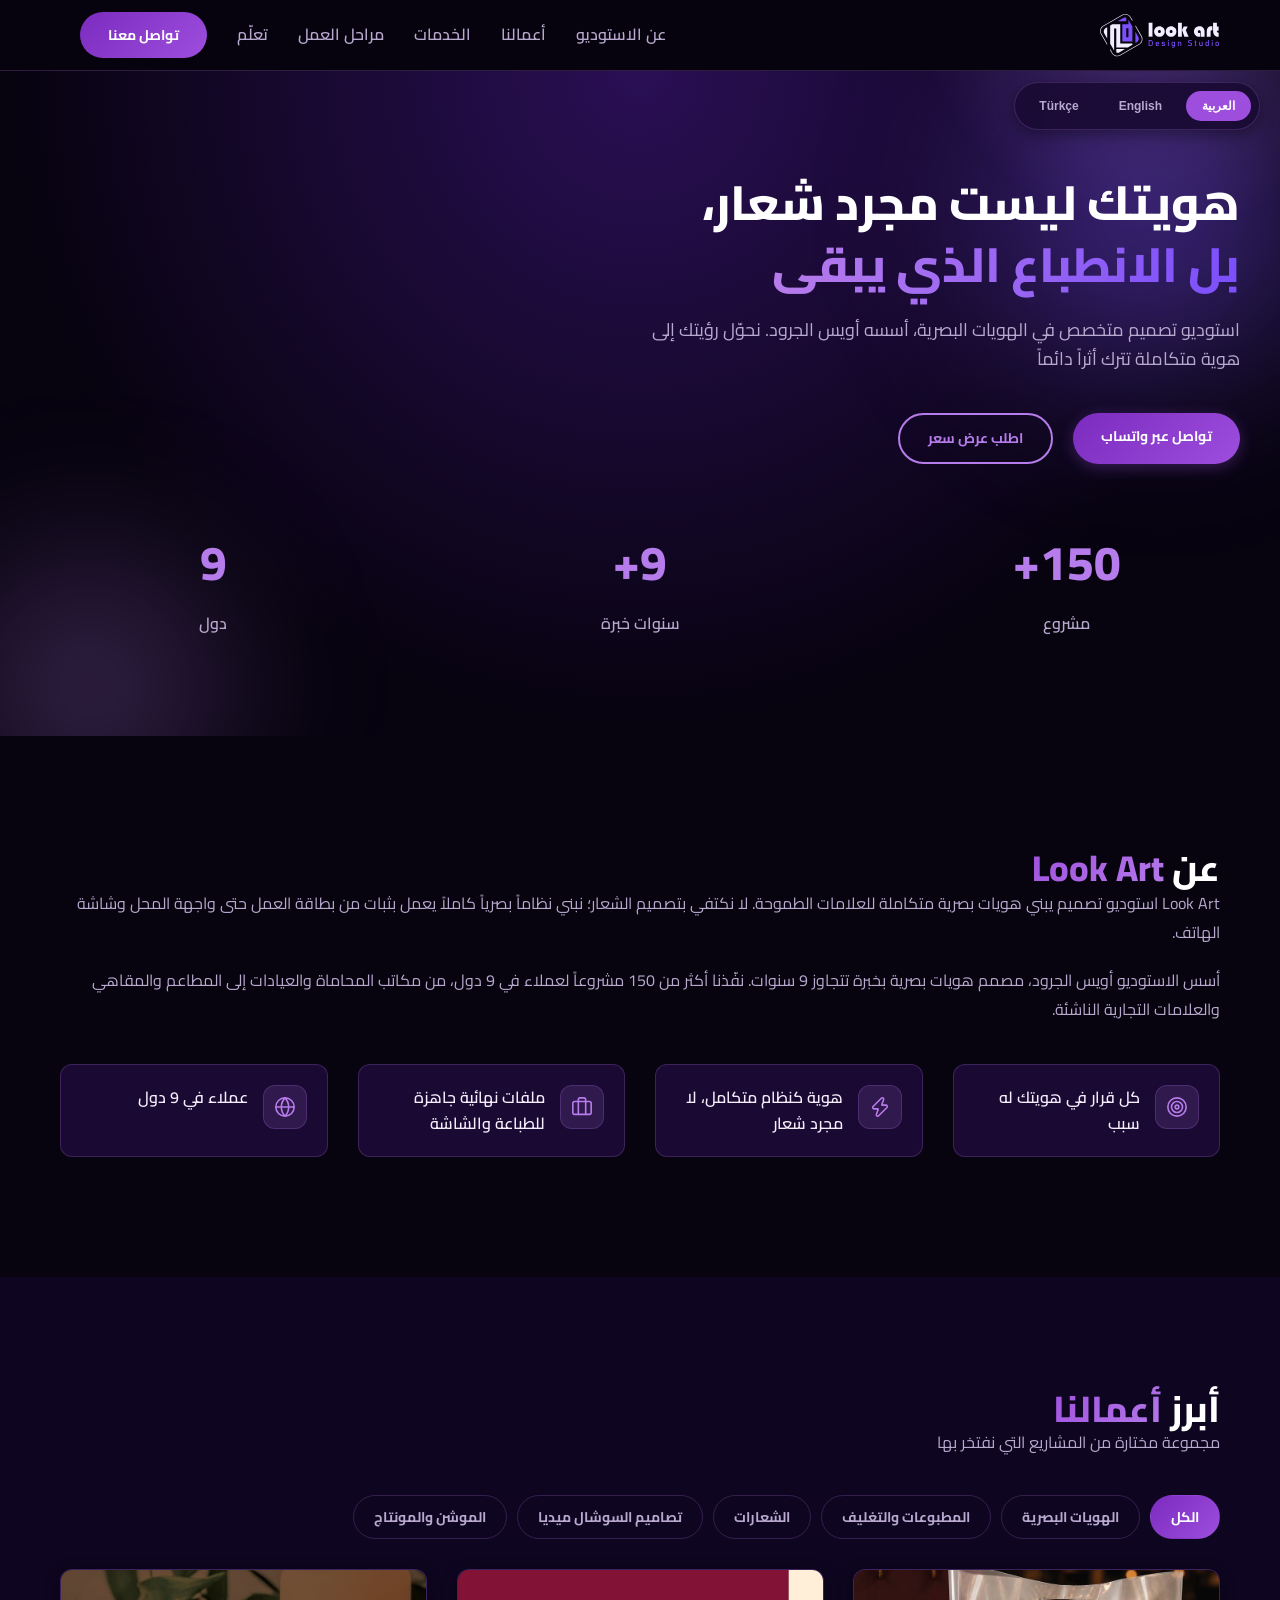
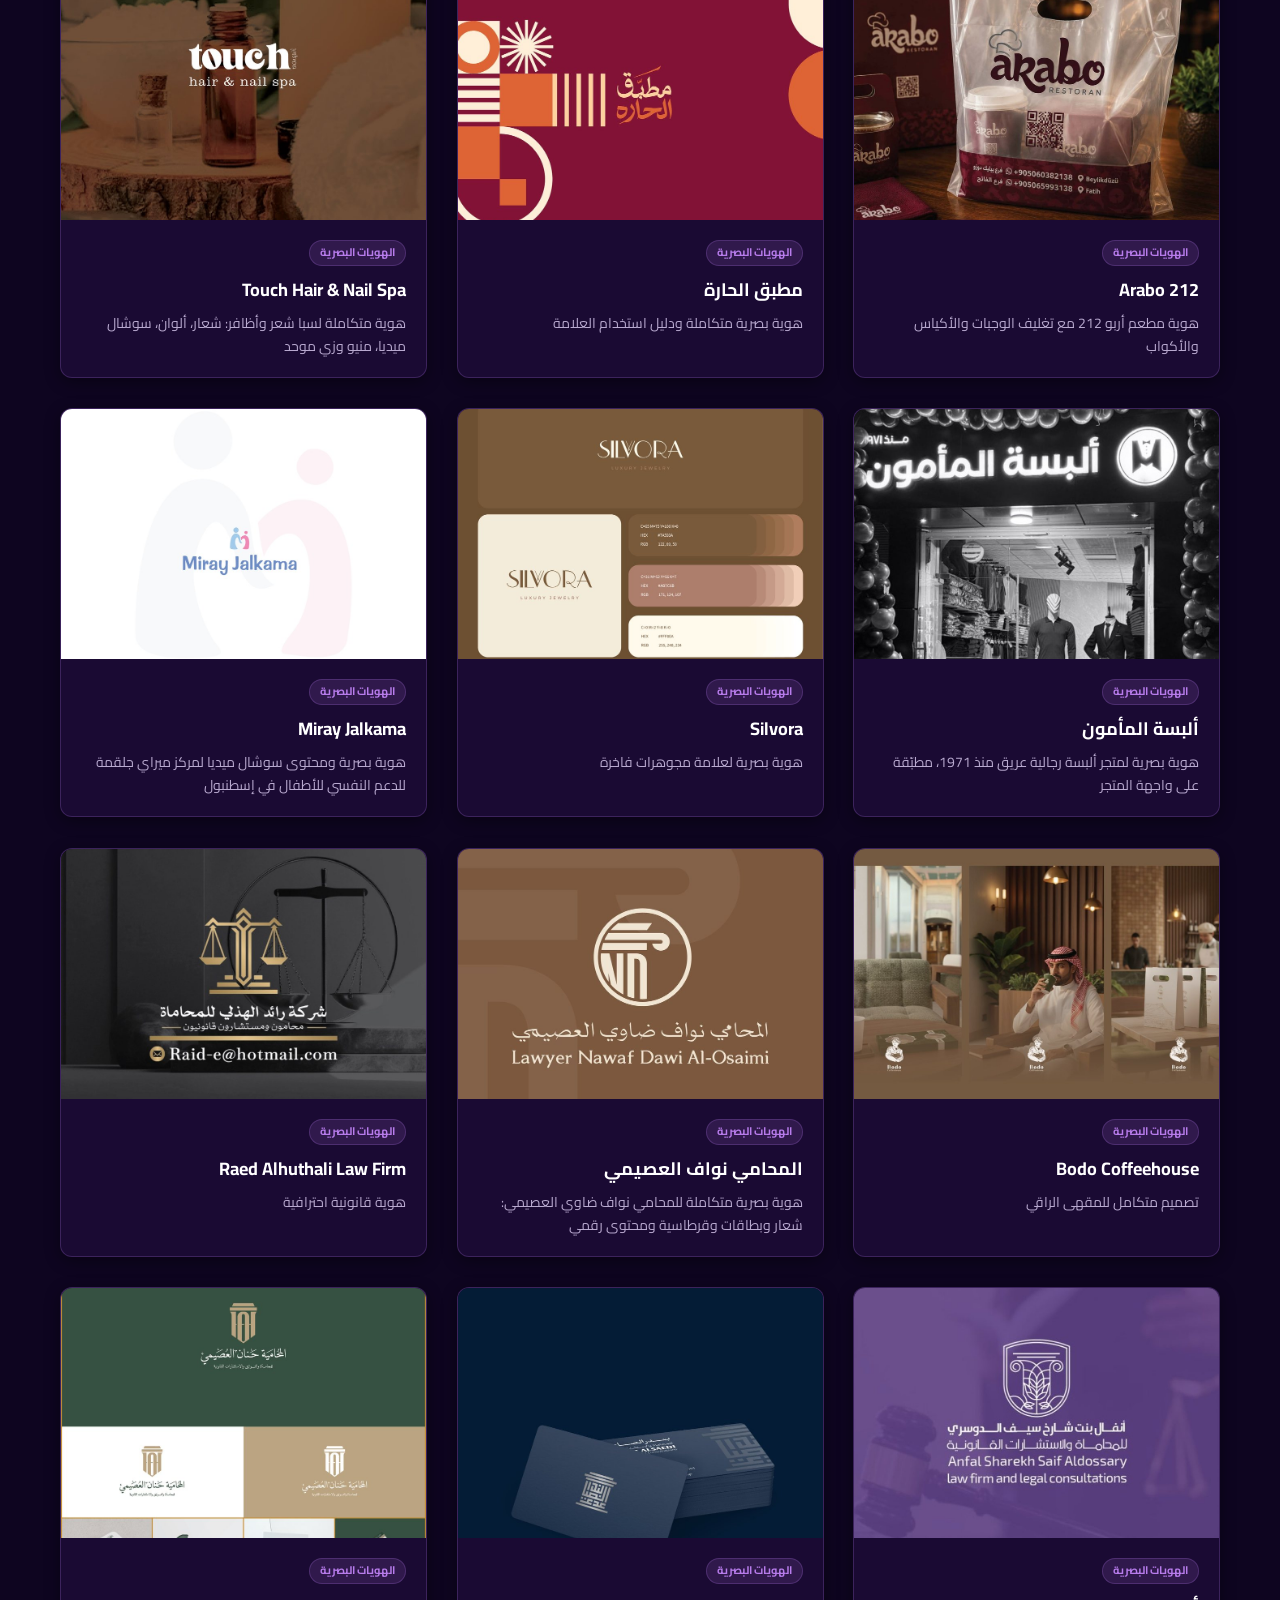
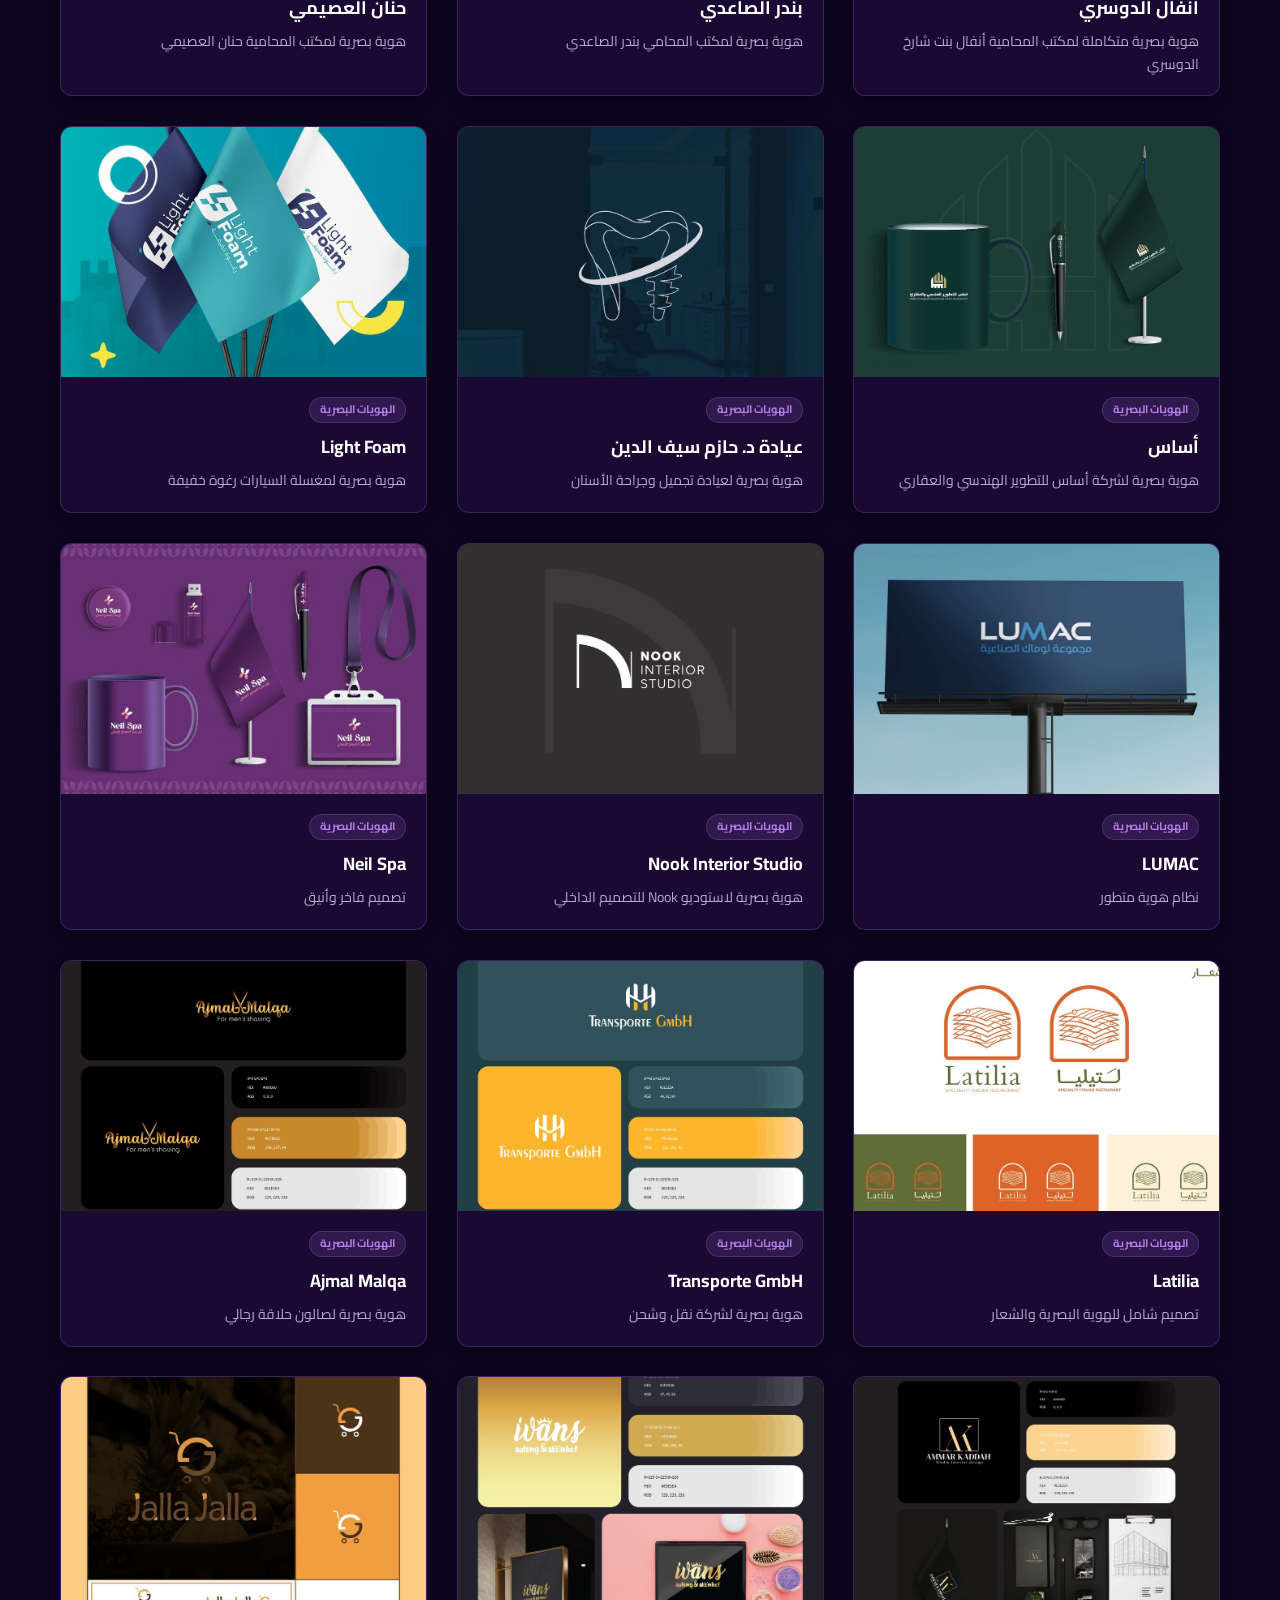
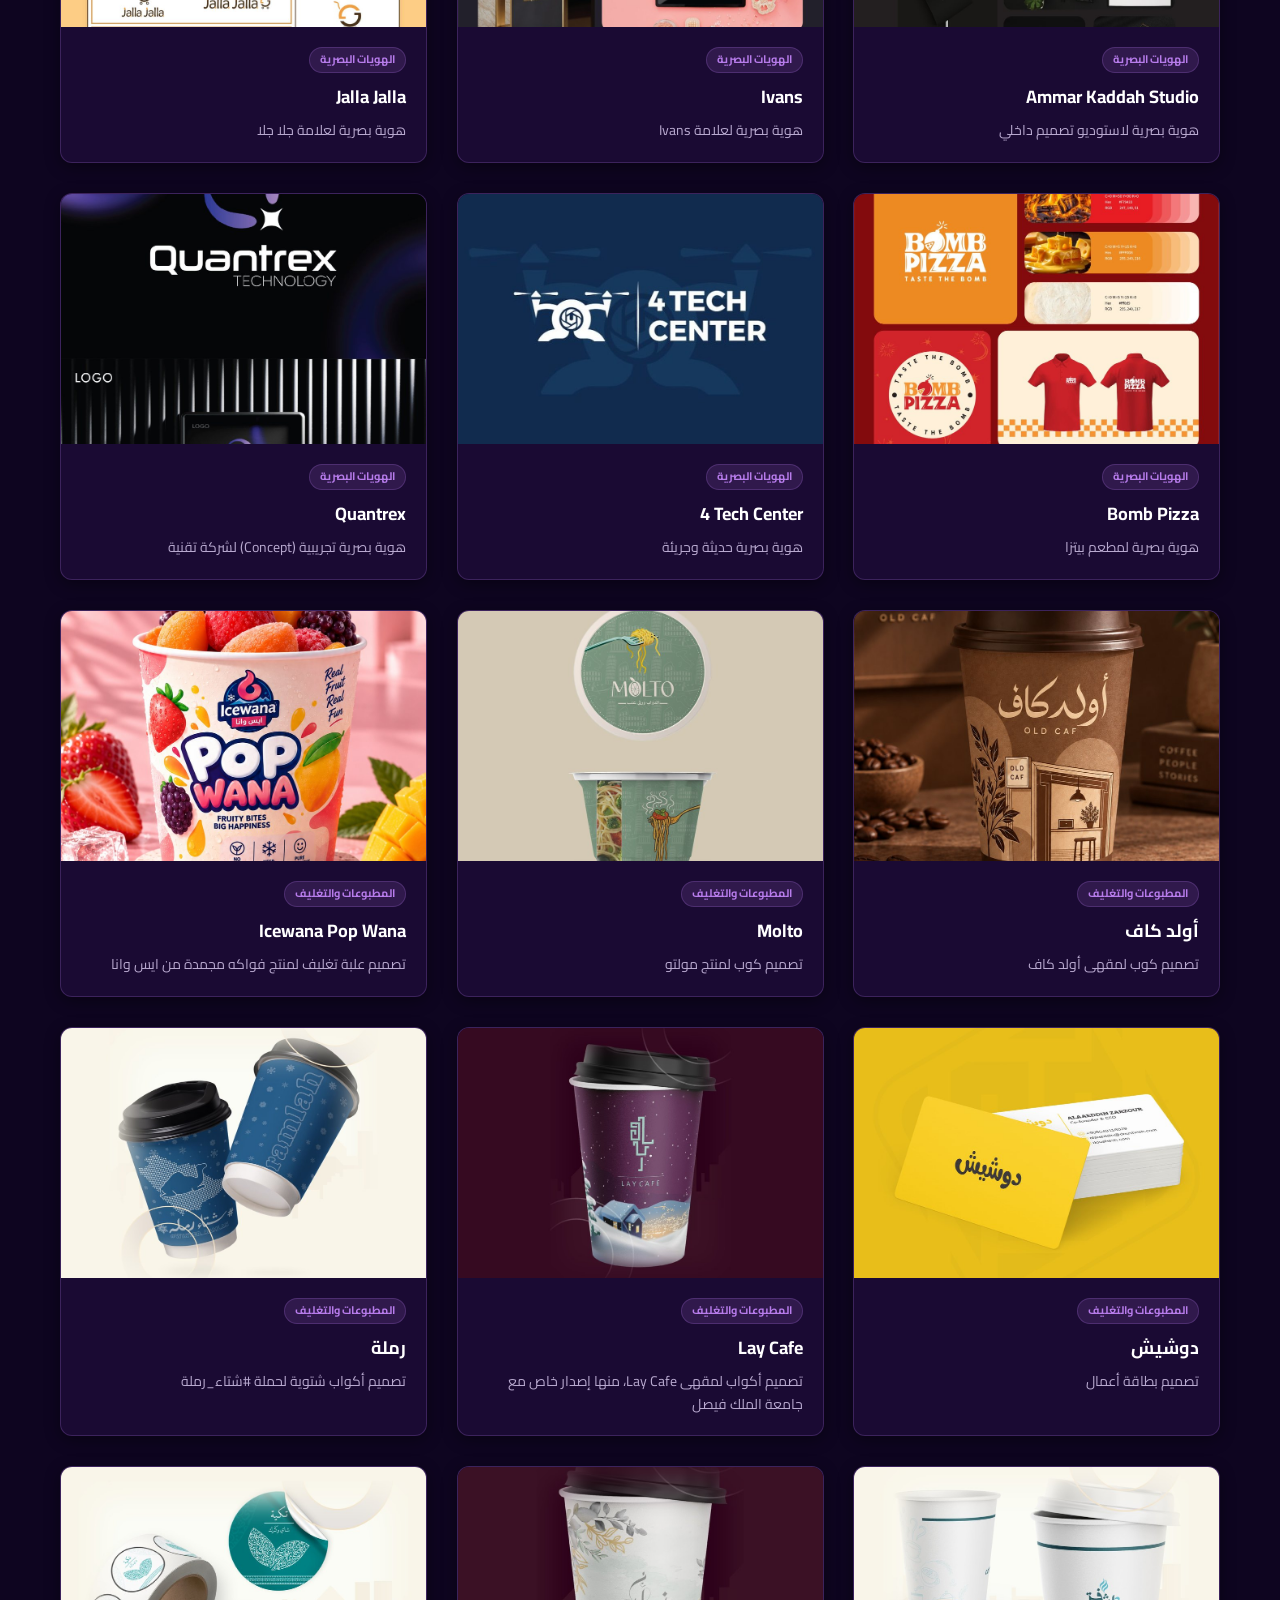
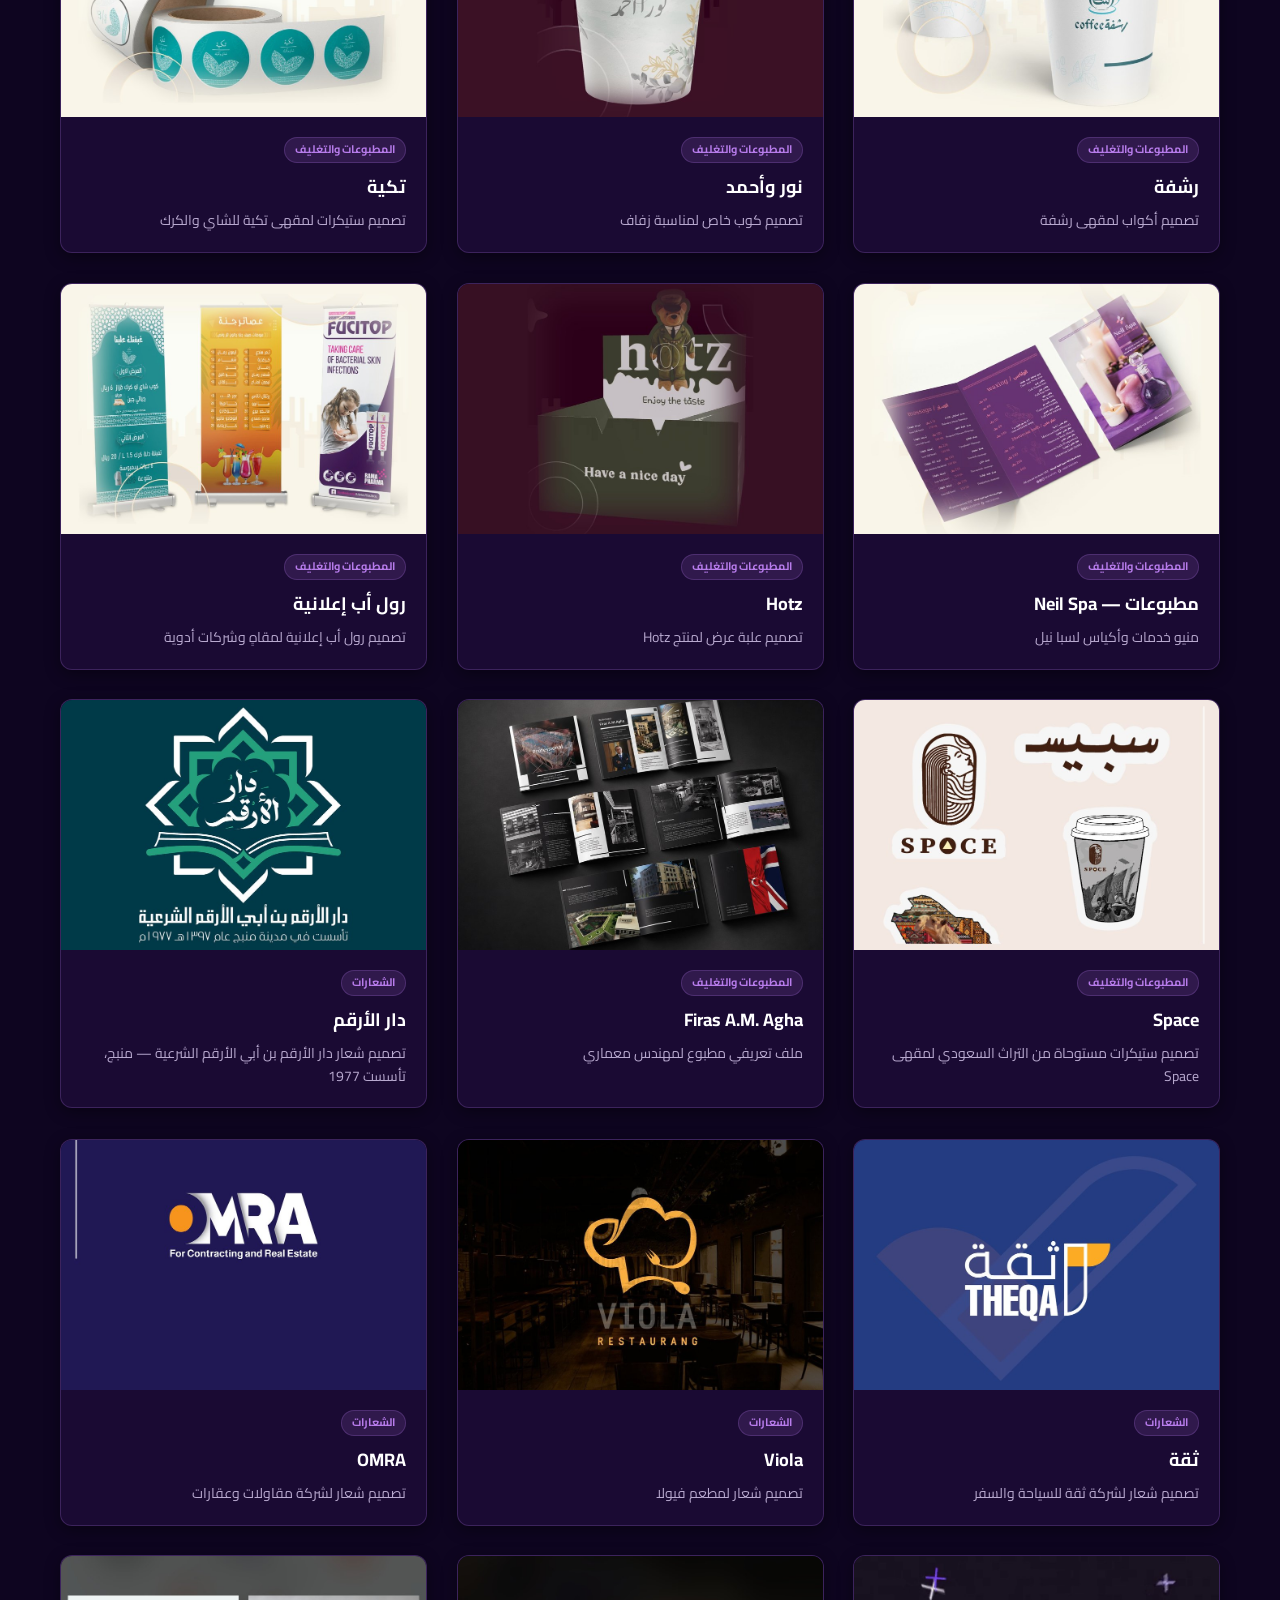
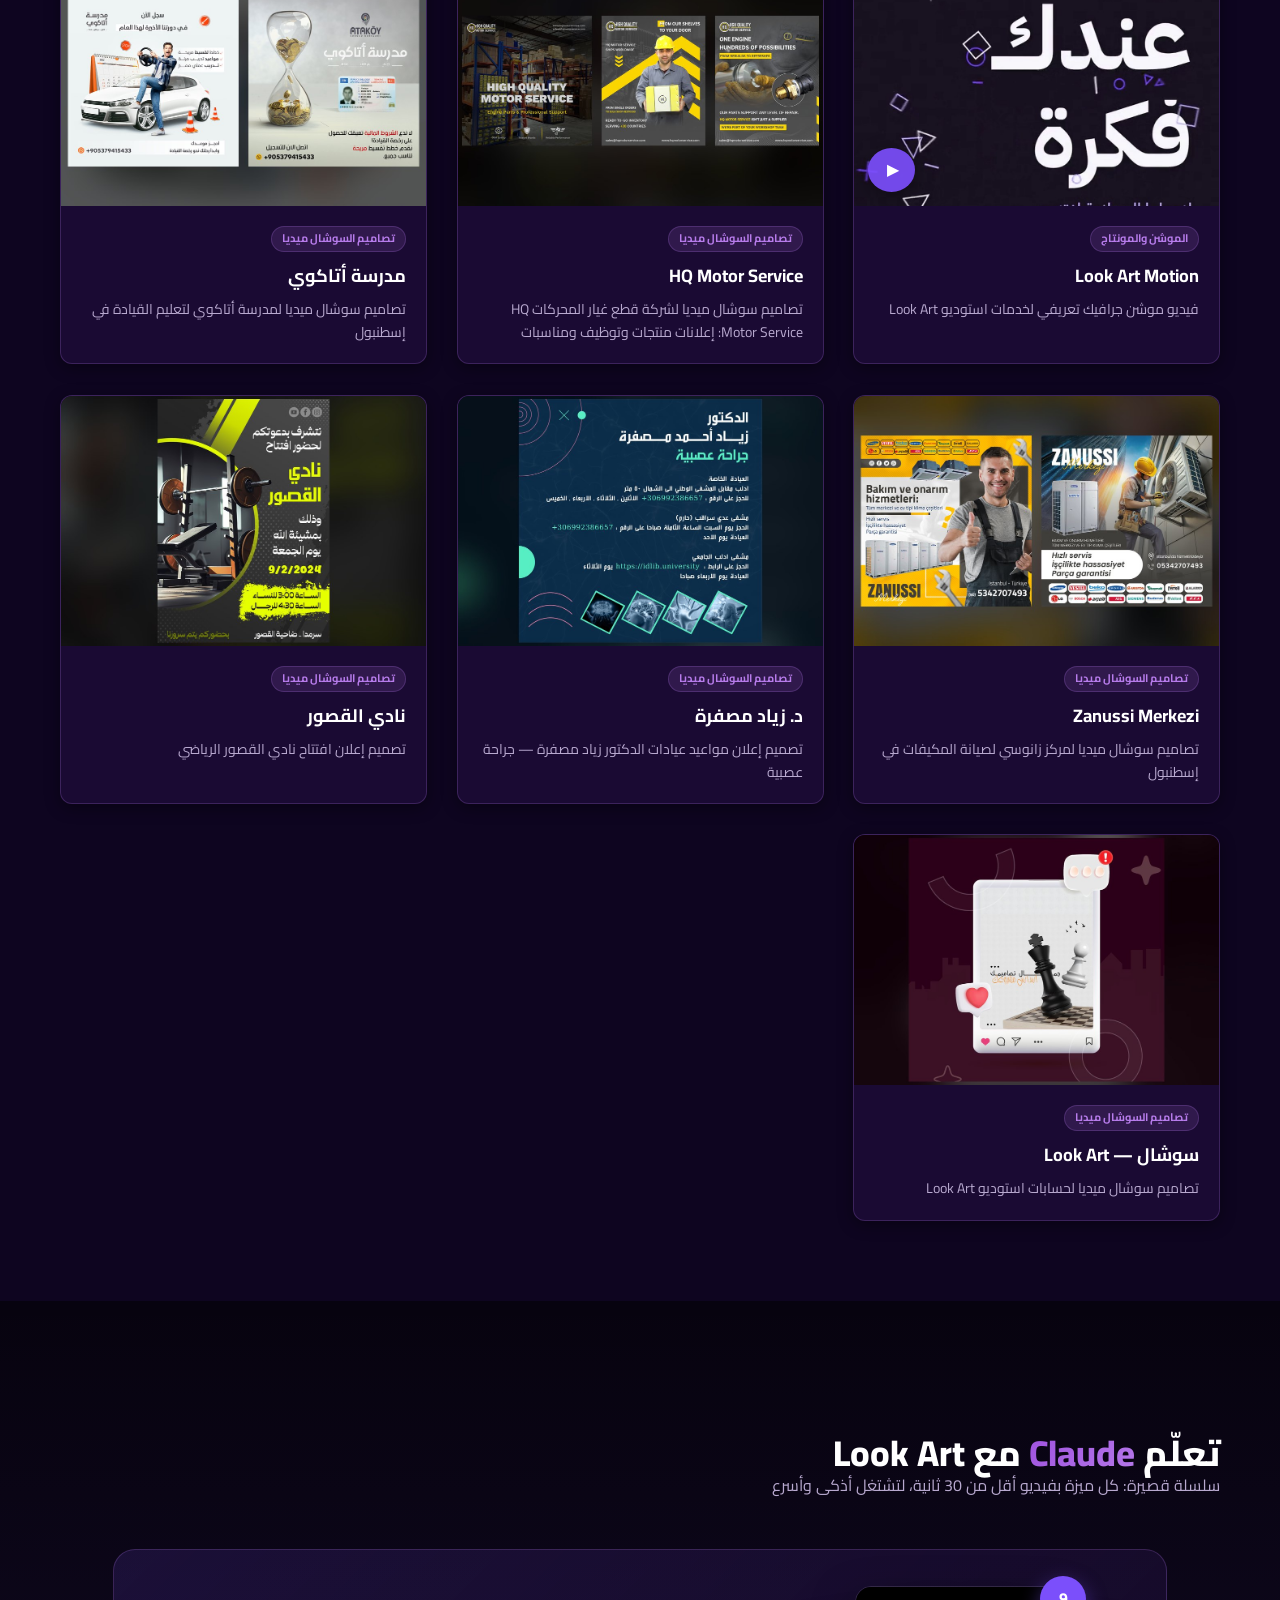
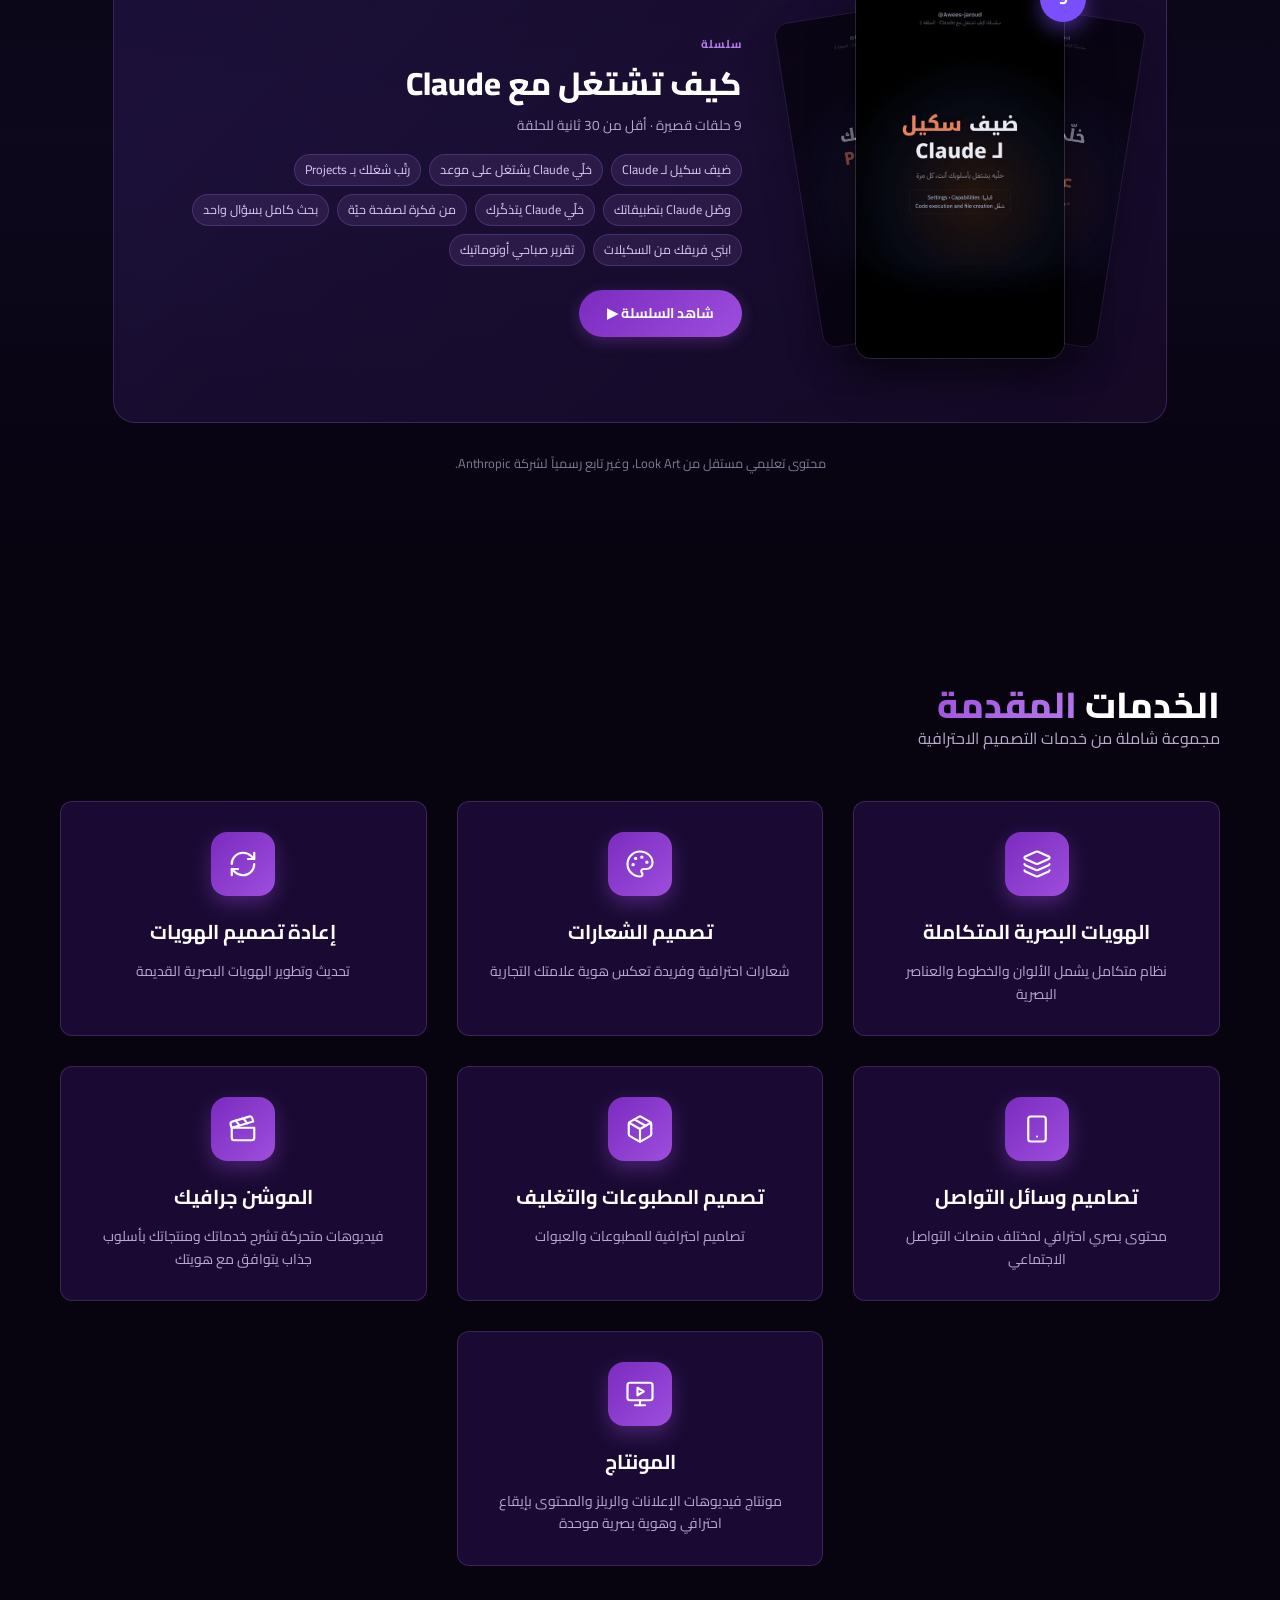
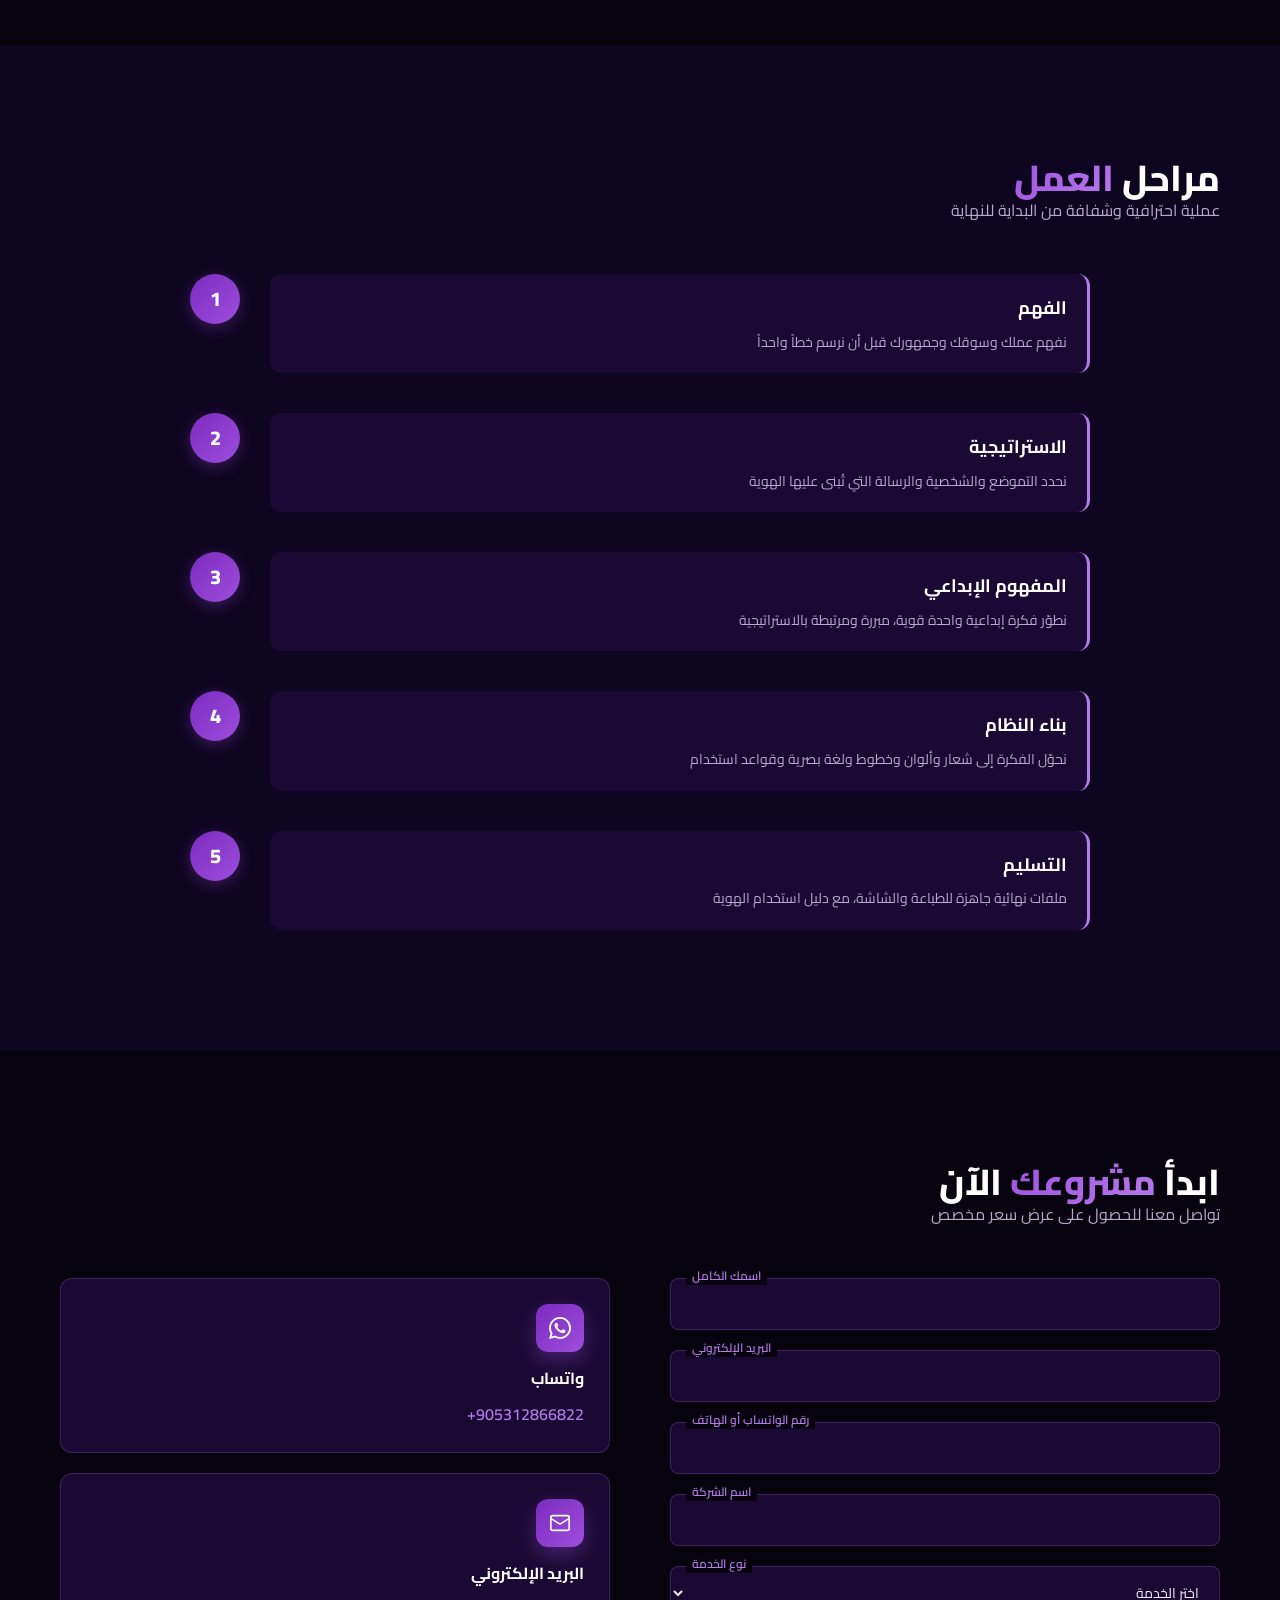
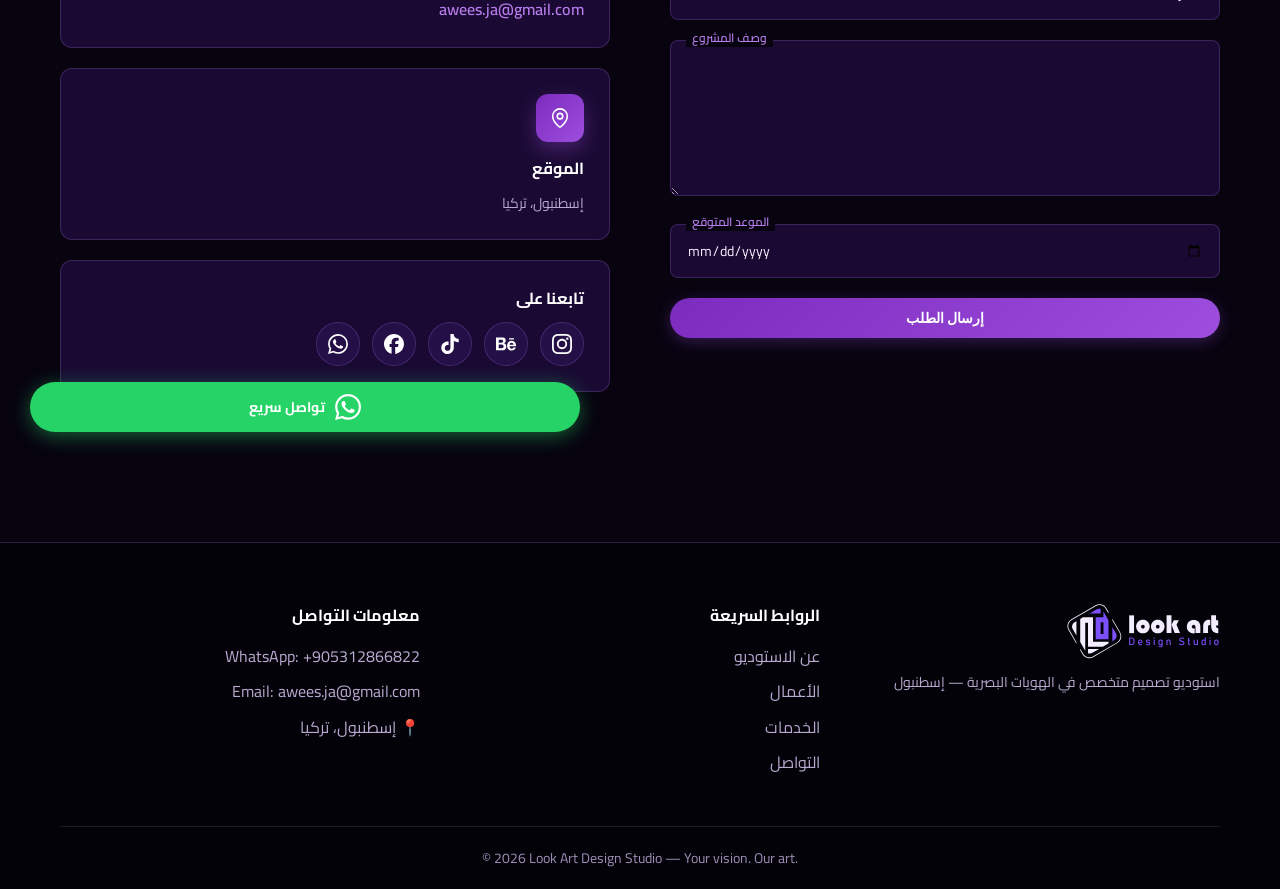
<file: index.html>
<!DOCTYPE html>
<html lang="ar" dir="rtl" data-language="ar">
<head>
    <meta charset="UTF-8">
    <meta name="viewport" content="width=device-width, initial-scale=1.0">
    <meta name="description" content="Look Art - استوديو هويات بصرية للعلامات التجارية بقيادة أويس الجرود في إسطنبول. هويات متكاملة وتغليف ومحتوى بصري للمطاعم والكافيهات والشركات">
    <meta name="keywords" content="هوية بصرية, استوديو هويات بصرية, علامة تجارية, brand identity, branding studio, visual identity, packaging design, Istanbul">
    <meta name="author" content="Look Art - Awees Aljaroud">
    <meta property="og:title" content="Look Art Design Studio - استوديو تصميم هويات بصرية">
    <meta property="og:description" content="استوديو هويات بصرية للعلامات التجارية بقيادة أويس الجرود، مع أكثر من 9 سنوات خبرة">
    <meta property="og:type" content="website">
    <meta property="og:url" content="https://look-art-a-m.github.io/">
    <meta property="og:image" content="https://look-art-a-m.github.io/og-image.jpg">
    <link rel="canonical" href="https://look-art-a-m.github.io/">
    <meta name="twitter:image" content="https://look-art-a-m.github.io/og-image.jpg">
    <meta name="twitter:card" content="summary_large_image">
    <meta name="theme-color" content="#9D4EDD">
    <link rel="icon" type="image/svg+xml" href="favicon.svg">
    <link rel="icon" type="image/png" sizes="32x32" href="favicon-32.png">
    <link rel="apple-touch-icon" href="apple-touch-icon.png">
    <title>Look Art Design Studio | استوديو تصميم هويات بصرية</title>
    <link rel="stylesheet" href="css/style.css">
    <link rel="preconnect" href="https://fonts.googleapis.com">
    <link rel="preconnect" href="https://fonts.gstatic.com" crossorigin>
    <link href="https://fonts.googleapis.com/css2?family=Cairo:wght@400;600;700;800&family=Poppins:wght@400;600;700&display=swap" rel="stylesheet">
</head>
<body dir="rtl" data-language="ar">
    <!-- Language Switcher -->
    <div class="language-switcher">
        <button class="lang-btn active" data-lang="ar">العربية</button>
        <button class="lang-btn" data-lang="en">English</button>
        <button class="lang-btn" data-lang="tr">Türkçe</button>
    </div>

    <!-- Navigation -->
    <nav class="navbar">
        <div class="nav-container">
            <a class="logo" href="./" aria-label="Look Art Design Studio">
                <img class="logo-img" src="logo-horizontal.svg" alt="Look Art Design Studio" width="130" height="48">
            </a>
            <div class="nav-links" id="navLinks">
                <a href="#about" class="nav-link" data-i18n="nav.about">عن الاستوديو</a>
                <a href="#portfolio" class="nav-link" data-i18n="nav.portfolio">أعمالنا</a>
                <a href="#services" class="nav-link" data-i18n="nav.services">الخدمات</a>
                <a href="#process" class="nav-link" data-i18n="nav.process">مراحل العمل</a>
                <a href="#learn" class="nav-link" data-i18n="nav.learn">تعلّم</a>
                <a href="#contact" class="cta-btn nav-btn" data-i18n="nav.contact">تواصل معنا</a>
            </div>
            <div class="menu-toggle" id="menuToggle">
                <span></span>
                <span></span>
                <span></span>
            </div>
        </div>
    </nav>

    <!-- Hero Section -->
    <section class="hero" id="hero">
        <div class="hero-orb hero-orb--a" aria-hidden="true"></div><div class="hero-orb hero-orb--b" aria-hidden="true"></div>
        <div class="hero-content">
            <div class="hero-text">
                <h1 class="hero-title" data-i18n="hero.title">هويتك ليست مجرد شعار،<br><span class="highlight">بل الانطباع الذي يبقى</span></h1>
                <p class="hero-subtitle" data-i18n="hero.subtitle">استوديو هويات بصرية للعلامات التجارية، بقيادة أويس الجرود. نحوّل رؤيتك إلى هوية متكاملة تترك أثراً دائماً</p>
                <div class="hero-buttons">
                    <a href="https://wa.me/905312866822?text=%D9%85%D8%B1%D8%AD%D8%A8%D8%A7%D8%8C%20%D8%A3%D9%88%D8%AF%20%D8%A7%D9%84%D8%A7%D8%B3%D8%AA%D9%81%D8%B3%D8%A7%D8%B1%20%D8%B9%D9%86%20%D8%AE%D8%AF%D9%85%D8%A7%D8%AA%D9%83%D9%85" class="cta-btn primary" target="_blank" data-i18n="hero.whatsapp">تواصل عبر واتساب</a>
                    <a href="#contact" class="cta-btn secondary" data-i18n="hero.request">اطلب عرض سعر</a>
                </div>
            </div>
        </div>
        <div class="hero-stats">
            <div class="stat">
                <span class="stat-number">150+</span>
                <span class="stat-label" data-i18n="stats.projects">مشروع</span>
            </div>
            <div class="stat">
                <span class="stat-number">9+</span>
                <span class="stat-label" data-i18n="stats.experience">سنوات خبرة</span>
            </div>
            <div class="stat">
                <span class="stat-number">9</span>
                <span class="stat-label" data-i18n="stats.countries">دول</span>
            </div>
        </div>
    </section>

    <!-- About Section -->
    <section class="about" id="about">
        <div class="container">
            <div class="about-grid">
                <div class="about-content">
                    <h2 class="section-title" data-i18n="about.title">عن <span class="highlight">Look Art</span></h2>
                    <p data-i18n="about.text1">أنا أويس الجرود، مصمم هويات بصرية وعلامات تجارية ومؤسس Look Art. بدأت رحلتي في التصميم منذ أكثر من 9 سنوات، وطورت خبرة عميقة في فهم احتياجات العلامات التجارية وترجمتها إلى تصاميم احترافية وفريدة.</p>
                    <p data-i18n="about.text2">في Look Art نؤمن أن لكل علامة تجارية قصة خاصة، وعملنا هو إيجاد الطريقة الصحيحة لسرد تلك القصة بصرياً. من خلال 150+ مشروع ناجح في 9 دول مختلفة، اكتسبنا خبرة متنوعة في التعامل مع أنواع مختلفة من المشاريع والعملاء.</p>
                    <div class="about-features">
                        <div class="feature">
                            <span class="feature-icon"><svg class="ico" viewBox="0 0 24 24" fill="none" stroke="currentColor" stroke-width="1.75" stroke-linecap="round" stroke-linejoin="round" aria-hidden="true"><circle cx="12" cy="12" r="10" /><circle cx="12" cy="12" r="6" /><circle cx="12" cy="12" r="2" /></svg></span>
                            <span class="feature-text" data-i18n="about.feature1">تصاميم احترافية وفريدة</span>
                        </div>
                        <div class="feature">
                            <span class="feature-icon"><svg class="ico" viewBox="0 0 24 24" fill="none" stroke="currentColor" stroke-width="1.75" stroke-linecap="round" stroke-linejoin="round" aria-hidden="true"><path d="M15.914 4a1.5 1.5 0 00-2.474-1.561l-9 9A1.5 1.5 0 005.5 14h4.002a.5.5 0 01.471.666L8.086 20a1.5 1.5 0 002.475 1.56l9-9A1.5 1.5 0 0018.5 10h-3.997a.5.5 0 01-.472-.667z" /></svg></span>
                            <span class="feature-text" data-i18n="about.feature2">تسليم سريع وجودة عالية</span>
                        </div>
                        <div class="feature">
                            <span class="feature-icon"><svg class="ico" viewBox="0 0 24 24" fill="none" stroke="currentColor" stroke-width="1.75" stroke-linecap="round" stroke-linejoin="round" aria-hidden="true"><path d="M16 20V4a2 2 0 0 0-2-2h-4a2 2 0 0 0-2 2v16" /><rect width="20" height="14" x="2" y="6" rx="2" /></svg></span>
                            <span class="feature-text" data-i18n="about.feature3">تواصل احترافي وشفاف</span>
                        </div>
                        <div class="feature">
                            <span class="feature-icon"><svg class="ico" viewBox="0 0 24 24" fill="none" stroke="currentColor" stroke-width="1.75" stroke-linecap="round" stroke-linejoin="round" aria-hidden="true"><circle cx="12" cy="12" r="10" /><path d="M12 2a14.5 14.5 0 0 0 0 20 14.5 14.5 0 0 0 0-20" /><path d="M2 12h20" /></svg></span>
                            <span class="feature-text" data-i18n="about.feature4">خبرة عالمية ومتنوعة</span>
                        </div>
                    </div>
                </div>
            </div>
        </div>
    </section>

    <!-- Portfolio Section -->
    <section class="portfolio" id="portfolio">
        <div class="container">
            <h2 class="section-title" data-i18n="portfolio.title">أبرز <span class="highlight">أعمالنا</span></h2>
            <p class="section-subtitle" data-i18n="portfolio.subtitle">مجموعة مختارة من المشاريع التي نفتخر بها</p>

            <div class="portfolio-filters" id="portfolioFilters"></div>

            <div class="portfolio-grid" id="portfolioGrid">
                <!-- Portfolio items will be generated by JavaScript -->
            </div>
        </div>
    </section>

    <!-- Social Proof (hidden until js/social-proof.js has data) -->
    <section class="social-proof" id="proof" hidden>
        <div class="container">
            <h2 class="section-title" data-i18n="proof.title">ثقة <span class="highlight">عملائنا</span></h2>
            <p class="section-subtitle" data-i18n="proof.subtitle">علامات تجارية وثقت بنا في بناء هويتها</p>
            <div class="proof-block" id="proofLogos" hidden></div>
            <div class="proof-block" id="proofTestimonials" hidden></div>
        </div>
    </section>

    <!-- Learn Section -->
    <section class="learn" id="learn">
        <div class="container">
            <h2 class="section-title" data-i18n="learn.title">تعلّم <span class="highlight">Claude</span> مع Look Art</h2>
            <p class="section-subtitle" data-i18n="learn.subtitle">سلسلة قصيرة: كل ميزة بفيديو أقل من 30 ثانية، لتشتغل أذكى وأسرع</p>
            <div class="learn-grid" id="learnGrid"></div>
            <p class="learn-note" data-i18n="learn.note">محتوى تعليمي مستقل من Look Art، وغير تابع رسمياً لشركة Anthropic.</p>
        </div>
    </section>

    <!-- Services Section -->
    <section class="services" id="services">
        <div class="container">
            <h2 class="section-title" data-i18n="services.title">الخدمات <span class="highlight">المقدمة</span></h2>
            <p class="section-subtitle" data-i18n="services.subtitle">مجموعة شاملة من خدمات التصميم الاحترافية</p>

            <div class="services-grid">
                <div class="service-card">
                    <div class="service-icon"><svg class="ico" viewBox="0 0 24 24" fill="none" stroke="currentColor" stroke-width="1.75" stroke-linecap="round" stroke-linejoin="round" aria-hidden="true"><path d="M12.83 2.18a2 2 0 0 0-1.66 0L2.6 6.08a1 1 0 0 0 0 1.83l8.58 3.91a2 2 0 0 0 1.66 0l8.58-3.9a1 1 0 0 0 0-1.83z" /><path d="M2 12a1 1 0 0 0 .58.91l8.6 3.91a2 2 0 0 0 1.65 0l8.58-3.9A1 1 0 0 0 22 12" /><path d="M2 17a1 1 0 0 0 .58.91l8.6 3.91a2 2 0 0 0 1.65 0l8.58-3.9A1 1 0 0 0 22 17" /></svg></div>
                    <h3 data-i18n="services.s2.title">الهويات البصرية المتكاملة</h3>
                    <p data-i18n="services.s2.desc">نظام متكامل يشمل الألوان والخطوط والعناصر البصرية</p>
                </div>

                <div class="service-card">
                    <div class="service-icon"><svg class="ico" viewBox="0 0 24 24" fill="none" stroke="currentColor" stroke-width="1.75" stroke-linecap="round" stroke-linejoin="round" aria-hidden="true"><path d="M12 22a1 1 0 0 1 0-20 10 9 0 0 1 10 9 5 5 0 0 1-5 5h-2.25a1.75 1.75 0 0 0-1.4 2.8l.3.4a1.75 1.75 0 0 1-1.4 2.8z" /><circle cx="13.5" cy="6.5" r=".5" fill="currentColor" /><circle cx="17.5" cy="10.5" r=".5" fill="currentColor" /><circle cx="6.5" cy="12.5" r=".5" fill="currentColor" /><circle cx="8.5" cy="7.5" r=".5" fill="currentColor" /></svg></div>
                    <h3 data-i18n="services.s1.title">تصميم الشعارات</h3>
                    <p data-i18n="services.s1.desc">شعارات احترافية وفريدة تعكس هوية علامتك التجارية</p>
                </div>

                <div class="service-card">
                    <div class="service-icon"><svg class="ico" viewBox="0 0 24 24" fill="none" stroke="currentColor" stroke-width="1.75" stroke-linecap="round" stroke-linejoin="round" aria-hidden="true"><path d="M3 12a9 9 0 0 1 9-9 9.75 9.75 0 0 1 6.74 2.74L21 8" /><path d="M21 3v5h-5" /><path d="M21 12a9 9 0 0 1-9 9 9.75 9.75 0 0 1-6.74-2.74L3 16" /><path d="M8 16H3v5" /></svg></div>
                    <h3 data-i18n="services.s3.title">إعادة تصميم الهويات</h3>
                    <p data-i18n="services.s3.desc">تحديث وتطوير الهويات البصرية القديمة</p>
                </div>

                <div class="service-card">
                    <div class="service-icon"><svg class="ico" viewBox="0 0 24 24" fill="none" stroke="currentColor" stroke-width="1.75" stroke-linecap="round" stroke-linejoin="round" aria-hidden="true"><rect width="14" height="20" x="5" y="2" rx="2" ry="2" /><path d="M12 18h.01" /></svg></div>
                    <h3 data-i18n="services.s4.title">تصاميم وسائل التواصل</h3>
                    <p data-i18n="services.s4.desc">محتوى بصري احترافي لمختلف منصات التواصل الاجتماعي</p>
                </div>

                <div class="service-card">
                    <div class="service-icon"><svg class="ico" viewBox="0 0 24 24" fill="none" stroke="currentColor" stroke-width="1.75" stroke-linecap="round" stroke-linejoin="round" aria-hidden="true"><path d="M11 21.73a2 2 0 0 0 2 0l7-4A2 2 0 0 0 21 16V8a2 2 0 0 0-1-1.73l-7-4a2 2 0 0 0-2 0l-7 4A2 2 0 0 0 3 8v8a2 2 0 0 0 1 1.73z" /><path d="M12 22V12" /><polyline points="3.29 7 12 12 20.71 7" /><path d="m7.5 4.27 9 5.15" /></svg></div>
                    <h3 data-i18n="services.s5.title">تصميم المطبوعات والتغليف</h3>
                    <p data-i18n="services.s5.desc">تصاميم احترافية للمطبوعات والعبوات</p>
                </div>

                <div class="service-card">
                    <div class="service-icon"><svg class="ico" viewBox="0 0 24 24" fill="none" stroke="currentColor" stroke-width="1.75" stroke-linecap="round" stroke-linejoin="round" aria-hidden="true"><path d="m12.296 3.464 3.02 3.956" /><path d="M20.2 6 3 11l-.9-2.4c-.3-1.1.3-2.2 1.3-2.5l13.5-4c1.1-.3 2.2.3 2.5 1.3z" /><path d="M3 11h18v8a2 2 0 0 1-2 2H5a2 2 0 0 1-2-2z" /><path d="m6.18 5.276 3.1 3.899" /></svg></div>
                    <h3 data-i18n="services.s6.title">الموشن جرافيك</h3>
                    <p data-i18n="services.s6.desc">فيديوهات متحركة تشرح خدماتك ومنتجاتك بأسلوب جذاب يتوافق مع هويتك</p>
                </div>
                <div class="service-card">
                    <div class="service-icon"><svg class="ico" viewBox="0 0 24 24" fill="none" stroke="currentColor" stroke-width="1.75" stroke-linecap="round" stroke-linejoin="round" aria-hidden="true"><rect width="20" height="14" x="2" y="3" rx="2" /><path d="m10 7 5 3-5 3z" /><path d="M8 21h8" /><path d="M12 17v4" /></svg></div>
                    <h3 data-i18n="services.s7.title">المونتاج</h3>
                    <p data-i18n="services.s7.desc">مونتاج فيديوهات الإعلانات والريلز والمحتوى بإيقاع احترافي وهوية بصرية موحدة</p>
                </div>
            </div>
        </div>
    </section>

    <!-- Process Section -->
    <section class="process" id="process">
        <div class="container">
            <h2 class="section-title" data-i18n="process.title">مراحل <span class="highlight">العمل</span></h2>
            <p class="section-subtitle" data-i18n="process.subtitle">عملية احترافية وشفافة من البداية للنهاية</p>

            <div class="timeline">
                <div class="timeline-item">
                    <div class="timeline-marker">1</div>
                    <div class="timeline-content">
                        <h3 data-i18n="process.step1.title">التشاور الأولي</h3>
                        <p data-i18n="process.step1.desc">نتعرف على علامتك التجارية وأهدافك واحتياجاتك</p>
                    </div>
                </div>

                <div class="timeline-item">
                    <div class="timeline-marker">2</div>
                    <div class="timeline-content">
                        <h3 data-i18n="process.step2.title">البحث والاستراتيجية</h3>
                        <p data-i18n="process.step2.desc">دراسة السوق والمنافسين لتطوير استراتيجية فريدة</p>
                    </div>
                </div>

                <div class="timeline-item">
                    <div class="timeline-marker">3</div>
                    <div class="timeline-content">
                        <h3 data-i18n="process.step3.title">التصميم الإبداعي</h3>
                        <p data-i18n="process.step3.desc">تطوير مفاهيم تصميمية احترافية وفريدة</p>
                    </div>
                </div>

                <div class="timeline-item">
                    <div class="timeline-marker">4</div>
                    <div class="timeline-content">
                        <h3 data-i18n="process.step4.title">المراجعة والتعديل</h3>
                        <p data-i18n="process.step4.desc">تعديلات احترافية بناءً على ملاحظاتك</p>
                    </div>
                </div>

                <div class="timeline-item">
                    <div class="timeline-marker">5</div>
                    <div class="timeline-content">
                        <h3 data-i18n="process.step5.title">التسليم النهائي</h3>
                        <p data-i18n="process.step5.desc">تسليم ملفات عالية الجودة بجميع الصيغ</p>
                    </div>
                </div>
            </div>
        </div>
    </section>

    <!-- Contact Section -->
    <section class="contact" id="contact">
        <div class="container">
            <h2 class="section-title" data-i18n="contact.title">ابدأ <span class="highlight">مشروعك</span> الآن</h2>
            <p class="section-subtitle" data-i18n="contact.subtitle">تواصل معنا للحصول على عرض سعر مخصص</p>

            <div class="contact-grid">
                <div class="contact-form-wrapper">
                    <form id="contactForm" class="contact-form">
                        <div class="form-group">
                            <input type="text" id="name" name="name" placeholder=" " required data-i18n-placeholder="form.name">
                            <label for="name" data-i18n="form.name">اسمك الكامل</label>
                        </div>

                        <div class="form-group">
                            <input type="email" id="email" name="email" placeholder=" " required data-i18n-placeholder="form.email">
                            <label for="email" data-i18n="form.email">البريد الإلكتروني</label>
                        </div>

                        <div class="form-group">
                            <input type="tel" id="phone" name="phone" placeholder=" " data-i18n-placeholder="form.phone">
                            <label for="phone" data-i18n="form.phone">رقم الواتساب أو الهاتف</label>
                        </div>

                        <div class="form-group">
                            <input type="text" id="company" name="company" placeholder=" " data-i18n-placeholder="form.company">
                            <label for="company" data-i18n="form.company">اسم الشركة</label>
                        </div>

                        <div class="form-group">
                            <select id="service" name="service" required>
                                <option value="" data-i18n="form.opt.choose">اختر الخدمة</option>
                                <option value="branding" data-i18n="form.opt.branding">هوية بصرية</option>
                                <option value="logo" data-i18n="form.opt.logo">تصميم شعار</option>
                                <option value="rebranding" data-i18n="form.opt.rebranding">إعادة تصميم هوية</option>
                                <option value="social" data-i18n="form.opt.social">تصاميم السوشال ميديا</option>
                                <option value="packaging" data-i18n="form.opt.print">المطبوعات والتغليف</option>
                                <option value="motion" data-i18n="form.opt.motion">موشن جرافيك</option>
                                <option value="editing" data-i18n="form.opt.editing">مونتاج فيديو</option>
                                <option value="other" data-i18n="form.opt.other">أخرى</option>
                            </select>
                            <label for="service" data-i18n="form.service">نوع الخدمة</label>
                        </div>

                        <div class="form-group">
                            <textarea id="message" name="message" rows="5" placeholder=" " required data-i18n-placeholder="form.message"></textarea>
                            <label for="message" data-i18n="form.message">وصف المشروع</label>
                        </div>

                        <div class="form-group">
                            <input type="date" id="deadline" name="deadline" placeholder=" ">
                            <label for="deadline" data-i18n="form.deadline">الموعد المتوقع</label>
                        </div>

                        <button type="submit" class="cta-btn primary" data-i18n="form.submit">إرسال الطلب</button>
                    </form>
                </div>

                <div class="contact-info">
                    <div class="info-card">
                        <div class="info-icon"><svg class="ico brand" viewBox="0 0 24 24" fill="currentColor" aria-hidden="true"><path d="M17.472 14.382c-.297-.149-1.758-.867-2.03-.967-.273-.099-.471-.148-.67.15-.197.297-.767.966-.94 1.164-.173.199-.347.223-.644.075-.297-.15-1.255-.463-2.39-1.475-.883-.788-1.48-1.761-1.653-2.059-.173-.297-.018-.458.13-.606.134-.133.298-.347.446-.52.149-.174.198-.298.298-.497.099-.198.05-.371-.025-.52-.075-.149-.669-1.612-.916-2.207-.242-.579-.487-.5-.669-.51-.173-.008-.371-.01-.57-.01-.198 0-.52.074-.792.372-.272.297-1.04 1.016-1.04 2.479 0 1.462 1.065 2.875 1.213 3.074.149.198 2.096 3.2 5.077 4.487.709.306 1.262.489 1.694.625.712.227 1.36.195 1.871.118.571-.085 1.758-.719 2.006-1.413.248-.694.248-1.289.173-1.413-.074-.124-.272-.198-.57-.347m-5.421 7.403h-.004a9.87 9.87 0 01-5.031-1.378l-.361-.214-3.741.982.998-3.648-.235-.374a9.86 9.86 0 01-1.51-5.26c.001-5.45 4.436-9.884 9.888-9.884 2.64 0 5.122 1.03 6.988 2.898a9.825 9.825 0 012.893 6.994c-.003 5.45-4.437 9.884-9.885 9.884m8.413-18.297A11.815 11.815 0 0012.05 0C5.495 0 .16 5.335.157 11.892c0 2.096.547 4.142 1.588 5.945L.057 24l6.305-1.654a11.882 11.882 0 005.683 1.448h.005c6.554 0 11.89-5.335 11.893-11.893a11.821 11.821 0 00-3.48-8.413Z"/></svg></div>
                        <h4 data-i18n="contact.whatsapp">واتساب</h4>
                        <a href="https://wa.me/905312866822" target="_blank" class="info-link" dir="ltr">+905312866822</a>
                    </div>

                    <div class="info-card">
                        <div class="info-icon"><svg class="ico" viewBox="0 0 24 24" fill="none" stroke="currentColor" stroke-width="1.75" stroke-linecap="round" stroke-linejoin="round" aria-hidden="true"><path d="m22 7-8.991 5.727a2 2 0 0 1-2.009 0L2 7" /><rect x="2" y="4" width="20" height="16" rx="2" /></svg></div>
                        <h4 data-i18n="contact.email">البريد الإلكتروني</h4>
                        <a href="mailto:awees.ja@gmail.com" class="info-link">awees.ja@gmail.com</a>
                    </div>

                    <div class="info-card">
                        <div class="info-icon"><svg class="ico" viewBox="0 0 24 24" fill="none" stroke="currentColor" stroke-width="1.75" stroke-linecap="round" stroke-linejoin="round" aria-hidden="true"><path d="M20 10c0 4.993-5.539 10.193-7.399 11.799a1 1 0 0 1-1.202 0C9.539 20.193 4 14.993 4 10a8 8 0 0 1 16 0" /><circle cx="12" cy="10" r="3" /></svg></div>
                        <h4 data-i18n="contact.location">الموقع</h4>
                        <p class="info-text">إسطنبول، تركيا</p>
                    </div>

                    <div class="info-card social-card">
                        <h4 data-i18n="contact.social">تابعنا على</h4>
                        <div class="social-links">
                            <a href="https://www.instagram.com/awees_jaroud/" target="_blank" class="social-link" title="Instagram" aria-label="Instagram" data-brand="instagram">
                                <svg class="ico brand" viewBox="0 0 24 24" fill="currentColor" aria-hidden="true"><path d="M7.0301.084c-1.2768.0602-2.1487.264-2.911.5634-.7888.3075-1.4575.72-2.1228 1.3877-.6652.6677-1.075 1.3368-1.3802 2.127-.2954.7638-.4956 1.6365-.552 2.914-.0564 1.2775-.0689 1.6882-.0626 4.947.0062 3.2586.0206 3.6671.0825 4.9473.061 1.2765.264 2.1482.5635 2.9107.308.7889.72 1.4573 1.388 2.1228.6679.6655 1.3365 1.0743 2.1285 1.38.7632.295 1.6361.4961 2.9134.552 1.2773.056 1.6884.069 4.9462.0627 3.2578-.0062 3.668-.0207 4.9478-.0814 1.28-.0607 2.147-.2652 2.9098-.5633.7889-.3086 1.4578-.72 2.1228-1.3881.665-.6682 1.0745-1.3378 1.3795-2.1284.2957-.7632.4966-1.636.552-2.9124.056-1.2809.0692-1.6898.063-4.948-.0063-3.2583-.021-3.6668-.0817-4.9465-.0607-1.2797-.264-2.1487-.5633-2.9117-.3084-.7889-.72-1.4568-1.3876-2.1228C21.2982 1.33 20.628.9208 19.8378.6165 19.074.321 18.2017.1197 16.9244.0645 15.6471.0093 15.236-.005 11.977.0014 8.718.0076 8.31.0215 7.0301.0839m.1402 21.6932c-1.17-.0509-1.8053-.2453-2.2287-.408-.5606-.216-.96-.4771-1.3819-.895-.422-.4178-.6811-.8186-.9-1.378-.1644-.4234-.3624-1.058-.4171-2.228-.0595-1.2645-.072-1.6442-.079-4.848-.007-3.2037.0053-3.583.0607-4.848.05-1.169.2456-1.805.408-2.2282.216-.5613.4762-.96.895-1.3816.4188-.4217.8184-.6814 1.3783-.9003.423-.1651 1.0575-.3614 2.227-.4171 1.2655-.06 1.6447-.072 4.848-.079 3.2033-.007 3.5835.005 4.8495.0608 1.169.0508 1.8053.2445 2.228.408.5608.216.96.4754 1.3816.895.4217.4194.6816.8176.9005 1.3787.1653.4217.3617 1.056.4169 2.2263.0602 1.2655.0739 1.645.0796 4.848.0058 3.203-.0055 3.5834-.061 4.848-.051 1.17-.245 1.8055-.408 2.2294-.216.5604-.4763.96-.8954 1.3814-.419.4215-.8181.6811-1.3783.9-.4224.1649-1.0577.3617-2.2262.4174-1.2656.0595-1.6448.072-4.8493.079-3.2045.007-3.5825-.006-4.848-.0608M16.953 5.5864A1.44 1.44 0 1 0 18.39 4.144a1.44 1.44 0 0 0-1.437 1.4424M5.8385 12.012c.0067 3.4032 2.7706 6.1557 6.173 6.1493 3.4026-.0065 6.157-2.7701 6.1506-6.1733-.0065-3.4032-2.771-6.1565-6.174-6.1498-3.403.0067-6.156 2.771-6.1496 6.1738M8 12.0077a4 4 0 1 1 4.008 3.9921A3.9996 3.9996 0 0 1 8 12.0077"/></svg>
                            </a>
                            <a href="https://www.behance.net/awesjaroud8573" target="_blank" class="social-link" title="Behance" aria-label="Behance" data-brand="behance">
                                <svg class="ico brand" viewBox="0 0 24 24" fill="currentColor" aria-hidden="true"><path d="M16.969 16.927a2.561 2.561 0 0 0 1.901.677 2.501 2.501 0 0 0 1.531-.475c.362-.235.636-.584.779-.99h2.585a5.091 5.091 0 0 1-1.9 2.896 5.292 5.292 0 0 1-3.091.88 5.839 5.839 0 0 1-2.284-.433 4.871 4.871 0 0 1-1.723-1.211 5.657 5.657 0 0 1-1.08-1.874 7.057 7.057 0 0 1-.383-2.393c-.005-.8.129-1.595.396-2.349a5.313 5.313 0 0 1 5.088-3.604 4.87 4.87 0 0 1 2.376.563c.661.362 1.231.87 1.668 1.485a6.2 6.2 0 0 1 .943 2.133c.194.821.263 1.666.205 2.508h-7.699c-.063.79.184 1.574.688 2.187ZM6.947 4.084a8.065 8.065 0 0 1 1.928.198 4.29 4.29 0 0 1 1.49.638c.418.303.748.711.958 1.182.241.579.357 1.203.341 1.83a3.506 3.506 0 0 1-.506 1.961 3.726 3.726 0 0 1-1.503 1.287 3.588 3.588 0 0 1 2.027 1.437c.464.747.697 1.615.67 2.494a4.593 4.593 0 0 1-.423 2.032 3.945 3.945 0 0 1-1.163 1.413 5.114 5.114 0 0 1-1.683.807 7.135 7.135 0 0 1-1.928.259H0V4.084h6.947Zm-.235 12.9c.308.004.616-.029.916-.099a2.18 2.18 0 0 0 .766-.332c.228-.158.411-.371.534-.619.142-.317.208-.663.191-1.009a2.08 2.08 0 0 0-.642-1.715 2.618 2.618 0 0 0-1.696-.505h-3.54v4.279h3.471Zm13.635-5.967a2.13 2.13 0 0 0-1.654-.619 2.336 2.336 0 0 0-1.163.259 2.474 2.474 0 0 0-.738.62 2.359 2.359 0 0 0-.396.792c-.074.239-.12.485-.137.734h4.769a3.239 3.239 0 0 0-.679-1.785l-.002-.001Zm-13.813-.648a2.254 2.254 0 0 0 1.423-.433c.399-.355.607-.88.56-1.413a1.916 1.916 0 0 0-.178-.891 1.298 1.298 0 0 0-.495-.533 1.851 1.851 0 0 0-.711-.274 3.966 3.966 0 0 0-.835-.073H3.241v3.631h3.293v-.014ZM21.62 5.122h-5.976v1.527h5.976V5.122Z"/></svg>
                            </a>
                            <a href="https://www.tiktok.com/@awees_ja" target="_blank" class="social-link" title="TikTok" aria-label="TikTok" data-brand="tiktok">
                                <svg class="ico brand" viewBox="0 0 24 24" fill="currentColor" aria-hidden="true"><path d="M12.525.02c1.31-.02 2.61-.01 3.91-.02.08 1.53.63 3.09 1.75 4.17 1.12 1.11 2.7 1.62 4.24 1.79v4.03c-1.44-.05-2.89-.35-4.2-.97-.57-.26-1.1-.59-1.62-.93-.01 2.92.01 5.84-.02 8.75-.08 1.4-.54 2.79-1.35 3.94-1.31 1.92-3.58 3.17-5.91 3.21-1.43.08-2.86-.31-4.08-1.03-2.02-1.19-3.44-3.37-3.65-5.71-.02-.5-.03-1-.01-1.49.18-1.9 1.12-3.72 2.58-4.96 1.66-1.44 3.98-2.13 6.15-1.72.02 1.48-.04 2.96-.04 4.44-.99-.32-2.15-.23-3.02.37-.63.41-1.11 1.04-1.36 1.75-.21.51-.15 1.07-.14 1.61.24 1.64 1.82 3.02 3.5 2.87 1.12-.01 2.19-.66 2.77-1.61.19-.33.4-.67.41-1.06.1-1.79.06-3.57.07-5.36.01-4.03-.01-8.05.02-12.07z"/></svg>
                            </a>
                            <a href="https://www.facebook.com/awes.jaroud" target="_blank" class="social-link" title="Facebook" aria-label="Facebook" data-brand="facebook">
                                <svg class="ico brand" viewBox="0 0 24 24" fill="currentColor" aria-hidden="true"><path d="M9.101 23.691v-7.98H6.627v-3.667h2.474v-1.58c0-4.085 1.848-5.978 5.858-5.978.401 0 .955.042 1.468.103a8.68 8.68 0 0 1 1.141.195v3.325a8.623 8.623 0 0 0-.653-.036 26.805 26.805 0 0 0-.733-.009c-.707 0-1.259.096-1.675.309a1.686 1.686 0 0 0-.679.622c-.258.42-.374.995-.374 1.752v1.297h3.919l-.386 2.103-.287 1.564h-3.246v8.245C19.396 23.238 24 18.179 24 12.044c0-6.627-5.373-12-12-12s-12 5.373-12 12c0 5.628 3.874 10.35 9.101 11.647Z"/></svg>
                            </a>
                            <a href="https://wa.me/905312866822" target="_blank" class="social-link" title="WhatsApp" aria-label="WhatsApp" data-brand="whatsapp">
                                <svg class="ico brand" viewBox="0 0 24 24" fill="currentColor" aria-hidden="true"><path d="M17.472 14.382c-.297-.149-1.758-.867-2.03-.967-.273-.099-.471-.148-.67.15-.197.297-.767.966-.94 1.164-.173.199-.347.223-.644.075-.297-.15-1.255-.463-2.39-1.475-.883-.788-1.48-1.761-1.653-2.059-.173-.297-.018-.458.13-.606.134-.133.298-.347.446-.52.149-.174.198-.298.298-.497.099-.198.05-.371-.025-.52-.075-.149-.669-1.612-.916-2.207-.242-.579-.487-.5-.669-.51-.173-.008-.371-.01-.57-.01-.198 0-.52.074-.792.372-.272.297-1.04 1.016-1.04 2.479 0 1.462 1.065 2.875 1.213 3.074.149.198 2.096 3.2 5.077 4.487.709.306 1.262.489 1.694.625.712.227 1.36.195 1.871.118.571-.085 1.758-.719 2.006-1.413.248-.694.248-1.289.173-1.413-.074-.124-.272-.198-.57-.347m-5.421 7.403h-.004a9.87 9.87 0 01-5.031-1.378l-.361-.214-3.741.982.998-3.648-.235-.374a9.86 9.86 0 01-1.51-5.26c.001-5.45 4.436-9.884 9.888-9.884 2.64 0 5.122 1.03 6.988 2.898a9.825 9.825 0 012.893 6.994c-.003 5.45-4.437 9.884-9.885 9.884m8.413-18.297A11.815 11.815 0 0012.05 0C5.495 0 .16 5.335.157 11.892c0 2.096.547 4.142 1.588 5.945L.057 24l6.305-1.654a11.882 11.882 0 005.683 1.448h.005c6.554 0 11.89-5.335 11.893-11.893a11.821 11.821 0 00-3.48-8.413Z"/></svg>
                            </a>
                        </div>
                    </div>

                    <a href="https://wa.me/905312866822?text=%D9%85%D8%B1%D8%AD%D8%A8%D8%A7%D8%8C%20%D8%A3%D9%88%D8%AF%20%D8%A7%D9%84%D8%A7%D8%B3%D8%AA%D9%81%D8%B3%D8%A7%D8%B1%20%D8%B9%D9%86%20%D8%AE%D8%AF%D9%85%D8%A7%D8%AA%D9%83%D9%85" class="cta-btn primary whatsapp-floating" target="_blank">
                        <span class="whatsapp-icon"><svg class="ico brand" viewBox="0 0 24 24" fill="currentColor" aria-hidden="true"><path d="M17.472 14.382c-.297-.149-1.758-.867-2.03-.967-.273-.099-.471-.148-.67.15-.197.297-.767.966-.94 1.164-.173.199-.347.223-.644.075-.297-.15-1.255-.463-2.39-1.475-.883-.788-1.48-1.761-1.653-2.059-.173-.297-.018-.458.13-.606.134-.133.298-.347.446-.52.149-.174.198-.298.298-.497.099-.198.05-.371-.025-.52-.075-.149-.669-1.612-.916-2.207-.242-.579-.487-.5-.669-.51-.173-.008-.371-.01-.57-.01-.198 0-.52.074-.792.372-.272.297-1.04 1.016-1.04 2.479 0 1.462 1.065 2.875 1.213 3.074.149.198 2.096 3.2 5.077 4.487.709.306 1.262.489 1.694.625.712.227 1.36.195 1.871.118.571-.085 1.758-.719 2.006-1.413.248-.694.248-1.289.173-1.413-.074-.124-.272-.198-.57-.347m-5.421 7.403h-.004a9.87 9.87 0 01-5.031-1.378l-.361-.214-3.741.982.998-3.648-.235-.374a9.86 9.86 0 01-1.51-5.26c.001-5.45 4.436-9.884 9.888-9.884 2.64 0 5.122 1.03 6.988 2.898a9.825 9.825 0 012.893 6.994c-.003 5.45-4.437 9.884-9.885 9.884m8.413-18.297A11.815 11.815 0 0012.05 0C5.495 0 .16 5.335.157 11.892c0 2.096.547 4.142 1.588 5.945L.057 24l6.305-1.654a11.882 11.882 0 005.683 1.448h.005c6.554 0 11.89-5.335 11.893-11.893a11.821 11.821 0 00-3.48-8.413Z"/></svg></span>
                        <span data-i18n="contact.quick">تواصل سريع</span>
                    </a>
                </div>
            </div>
        </div>
    </section>

    <!-- Footer -->
    <footer class="footer">
        <div class="container">
            <div class="footer-content">
                <div class="footer-section">
                    <img class="footer-logo" src="logo-horizontal.svg" alt="Look Art Design Studio" width="150" height="55">
                    <p data-i18n="footer.tagline">استوديو هويات بصرية للعلامات التجارية، بقيادة أويس الجرود</p>
                </div>

                <div class="footer-section">
                    <h4 data-i18n="footer.links">الروابط السريعة</h4>
                    <ul>
                        <li><a href="#about" data-i18n="footer.about">عن الاستوديو</a></li>
                        <li><a href="#portfolio" data-i18n="footer.portfolio">الأعمال</a></li>
                        <li><a href="#services" data-i18n="footer.services">الخدمات</a></li>
                        <li><a href="#contact" data-i18n="footer.contact">التواصل</a></li>
                    </ul>
                </div>

                <div class="footer-section">
                    <h4 data-i18n="footer.info">معلومات التواصل</h4>
                    <ul>
                        <li><a href="https://wa.me/905312866822" target="_blank"><bdi>WhatsApp: +905312866822</bdi></a></li>
                        <li><a href="mailto:awees.ja@gmail.com">Email: awees.ja@gmail.com</a></li>
                        <li data-i18n="footer.location">إسطنبول، تركيا</li>
                    </ul>
                </div>
            </div>

            <div class="footer-bottom">
                <p data-i18n="footer.copyright">&copy; 2026 Look Art - جميع الحقوق محفوظة | تصميم واحترافية في كل بكسل</p>
            </div>
        </div>
    </footer>

    <script src="js/translations.js"></script>
    <script src="js/analytics.js"></script>
    <script src="js/main.js"></script>
    <script src="js/social-proof.js"></script>
    <script src="js/learn.js"></script>
    <script src="js/motion.js"></script>
</body>
</html>
</file>
<file: css/style.css>
:root {
    --primary-color: #9D4EDD;   /* brand purple */
    --primary-light: #B77CEB;   /* accents / small text on dark (6.9:1 on page bg) */
    --primary-dark: #3C205C;
    --brand-fill: #7B2CBF;
    --brand-gradient: linear-gradient(135deg, #7B2CBF 0%, #9D4EDD 100%);      /* start of filled-button gradient so white text stays AA (>=4.6:1) */
    --text-dark: #17121F;
    --bg-light: #F8F5FC;
    --success-color: #06D6A0;
    --error-color: #FF6B6B;
    --border-color: #E0D5F0;
    --transition: all 0.3s cubic-bezier(0.4, 0, 0.2, 1);
}

* {
    margin: 0;
    padding: 0;
    box-sizing: border-box;
}

html {
    scroll-behavior: smooth;
}

body {
    font-family: 'Cairo', 'Poppins', sans-serif;
    background-color: #FFFFFF;
    color: var(--text-dark);
    line-height: 1.6;
    overflow-x: hidden;
}

html[lang="en"] body,
html[lang="tr"] body {
    font-family: 'Poppins', 'Cairo', sans-serif;
}

.container {
    max-width: 1200px;
    margin: 0 auto;
    padding: 0 20px;
}

/* Language Switcher */
.language-switcher {
    position: fixed;
    top: 20px;
    right: 20px;
    display: flex;
    gap: 8px;
    z-index: 2000;
    background: rgba(255, 255, 255, 0.95);
    padding: 8px;
    border-radius: 25px;
    box-shadow: 0 4px 15px rgba(0, 0, 0, 0.1);
}

html[dir="ltr"] .language-switcher {
    right: auto;
    left: 20px;
}

.lang-btn {
    padding: 8px 16px;
    border: none;
    background: transparent;
    color: var(--text-dark);
    cursor: pointer;
    border-radius: 20px;
    font-weight: 600;
    font-size: 12px;
    transition: var(--transition);
}

.lang-btn.active {
    background: var(--primary-color);
    color: white;
}

.lang-btn:hover {
    background: var(--primary-light);
    color: white;
}

/* Navbar */
.navbar {
    position: sticky;
    top: 0;
    background: rgba(255, 255, 255, 0.98);
    backdrop-filter: blur(10px);
    border-bottom: 1px solid var(--border-color);
    z-index: 1000;
    box-shadow: 0 2px 8px rgba(0, 0, 0, 0.05);
}

.nav-container {
    max-width: 1200px;
    margin: 0 auto;
    padding: 0 20px;
    display: flex;
    justify-content: space-between;
    align-items: center;
    height: 70px;
}

.logo {
    display: flex;
    align-items: center;
    gap: 10px;
    font-size: 24px;
    font-weight: 800;
    color: var(--primary-color);
    text-decoration: none;
}

.logo-text {
    background: var(--brand-gradient);
    -webkit-background-clip: text;
    -webkit-text-fill-color: transparent;
    background-clip: text;
}

.nav-links {
    display: flex;
    gap: 30px;
    align-items: center;
}

html[dir="rtl"] .nav-links {
    gap: 30px;
}

.nav-link {
    text-decoration: none;
    color: var(--text-dark);
    font-weight: 600;
    transition: var(--transition);
    position: relative;
}

.nav-link:hover {
    color: var(--primary-color);
}

.nav-link::after {
    content: '';
    position: absolute;
    bottom: -5px;
    left: 0;
    width: 0;
    height: 2px;
    background: var(--primary-color);
    transition: width 0.3s ease;
}

html[dir="ltr"] .nav-link::after {
    right: 0;
    left: auto;
}

.nav-link:hover::after {
    width: 100%;
}

.nav-btn {
    margin-left: 20px;
}

html[dir="ltr"] .nav-btn {
    margin-left: 0;
    margin-right: 20px;
}

.menu-toggle {
    display: none;
    flex-direction: column;
    gap: 5px;
    cursor: pointer;
    width: 25px;
}

.menu-toggle span {
    width: 100%;
    height: 3px;
    background: var(--text-dark);
    border-radius: 2px;
    transition: var(--transition);
}

/* Buttons */
.cta-btn {
    padding: 12px 28px;
    border: none;
    border-radius: 30px;
    font-weight: 700;
    cursor: pointer;
    transition: var(--transition);
    font-size: 14px;
    display: inline-block;
    text-decoration: none;
    text-align: center;
}

.cta-btn.primary {
    background: var(--brand-gradient);
    color: white;
    box-shadow: 0 4px 15px rgba(157, 78, 221, 0.3);
}

.cta-btn.primary:hover {
    transform: translateY(-2px);
    box-shadow: 0 6px 20px rgba(157, 78, 221, 0.4);
}

.cta-btn.secondary {
    background: transparent;
    color: var(--primary-color);
    border: 2px solid var(--primary-color);
}

.cta-btn.secondary:hover {
    background: var(--bg-light);
    transform: translateY(-2px);
}

/* Hero Section */
.hero {
    padding: 100px 20px;
    background: linear-gradient(135deg, #F8F5FC 0%, #FFFFFF 100%);
    position: relative;
    overflow: hidden;
}

.hero::before {
    content: '';
    position: absolute;
    top: -50%;
    right: -10%;
    width: 500px;
    height: 500px;
    background: radial-gradient(circle, rgba(157, 78, 221, 0.1) 0%, transparent 70%);
    border-radius: 50%;
    animation: float 6s ease-in-out infinite;
}

html[dir="ltr"] .hero::before {
    left: -10%;
    right: auto;
}

@keyframes float {
    0%, 100% { transform: translateY(0px); }
    50% { transform: translateY(30px); }
}

.hero-content {
    max-width: 1200px;
    margin: 0 auto;
    position: relative;
    z-index: 1;
}

.hero-text {
    margin-bottom: 60px;
}

.hero-title {
    font-size: 48px;
    font-weight: 800;
    line-height: 1.3;
    margin-bottom: 20px;
    color: var(--text-dark);
}

.highlight {
    background: var(--brand-gradient);
    -webkit-background-clip: text;
    -webkit-text-fill-color: transparent;
    background-clip: text;
}

.hero-subtitle {
    font-size: 18px;
    color: #666;
    margin-bottom: 40px;
    max-width: 600px;
}

.hero-buttons {
    display: flex;
    gap: 20px;
    flex-wrap: wrap;
}

html[dir="rtl"] .hero-buttons {
    justify-content: flex-start;
}

.hero-stats {
    display: grid;
    grid-template-columns: repeat(auto-fit, minmax(200px, 1fr));
    gap: 40px;
    margin-top: 60px;
}

.stat {
    text-align: center;
}

.stat-number {
    display: block;
    font-size: 48px;
    font-weight: 800;
    color: var(--primary-color);
    margin-bottom: 10px;
}

.stat-label {
    color: #666;
    font-weight: 600;
}

/* About Section */
.about {
    padding: 80px 20px;
    background: white;
}

.about-grid {
    max-width: 1200px;
    margin: 0 auto;
}

.about-content {
    margin-bottom: 40px;
}

.section-title {
    font-size: 36px;
    font-weight: 800;
    margin-bottom: 15px;
    color: var(--text-dark);
}

.section-subtitle {
    font-size: 16px;
    color: #666;
    margin-bottom: 40px;
}

.about-content p {
    font-size: 16px;
    line-height: 1.8;
    color: #555;
    margin-bottom: 20px;
}

.about-features {
    display: grid;
    grid-template-columns: repeat(auto-fit, minmax(250px, 1fr));
    gap: 30px;
    margin-top: 40px;
}

.feature {
    display: flex;
    align-items: flex-start;
    gap: 15px;
    padding: 20px;
    background: var(--bg-light);
    border-radius: 12px;
    transition: var(--transition);
}

.feature:hover {
    background: linear-gradient(135deg, rgba(157, 78, 221, 0.1) 0%, rgba(183, 124, 235, 0.05) 100%);
}

.feature-icon {
    font-size: 28px;
    flex-shrink: 0;
}

.feature-text {
    font-weight: 600;
    color: var(--text-dark);
}

/* Portfolio Section */
.portfolio {
    padding: 80px 20px;
    background: #F8F5FC;
}

.portfolio-grid {
    display: grid;
    grid-template-columns: repeat(auto-fill, minmax(280px, 1fr));
    gap: 30px;
    margin-top: 50px;
}

.portfolio-item {
    background: white;
    border-radius: 12px;
    overflow: hidden;
    cursor: pointer;
    transition: var(--transition);
    box-shadow: 0 4px 15px rgba(0, 0, 0, 0.1);
}

.portfolio-item:hover {
    transform: translateY(-10px);
    box-shadow: 0 10px 30px rgba(157, 78, 221, 0.15);
}

.portfolio-image {
    position: relative;
    width: 100%;
    height: 250px;
    overflow: hidden;
    background: linear-gradient(135deg, var(--bg-light) 0%, #E0D5F0 100%);
}

.portfolio-image img {
    width: 100%;
    height: 100%;
    object-fit: cover;
    transition: var(--transition);
}

.portfolio-item:hover .portfolio-image img {
    transform: scale(1.05);
}

.portfolio-overlay {
    position: absolute;
    top: 0;
    left: 0;
    right: 0;
    bottom: 0;
    background: rgba(157, 78, 221, 0.9);
    display: flex;
    align-items: center;
    justify-content: center;
    opacity: 0;
    transition: var(--transition);
}

.portfolio-item:hover .portfolio-overlay {
    opacity: 1;
}

.view-project {
    color: white;
    font-weight: 700;
    font-size: 14px;
    text-transform: uppercase;
    letter-spacing: 1px;
}

.portfolio-info {
    padding: 20px;
}

.portfolio-info h3 {
    font-size: 18px;
    font-weight: 700;
    color: var(--text-dark);
    margin-bottom: 8px;
}

.portfolio-info p {
    font-size: 14px;
    color: #666;
}

/* Project Modal */
.project-modal {
    position: fixed;
    top: 0;
    left: 0;
    right: 0;
    bottom: 0;
    background: rgba(0, 0, 0, 0.7);
    display: none;
    align-items: center;
    justify-content: center;
    z-index: 2000;
    padding: 20px;
}

.modal-content {
    background: white;
    border-radius: 12px;
    max-width: 800px;
    width: 100%;
    max-height: 80vh;
    overflow-y: auto;
    padding: 30px;
    position: relative;
    animation: slideUp 0.3s ease-out;
}

@keyframes slideUp {
    from {
        opacity: 0;
        transform: translateY(30px);
    }
    to {
        opacity: 1;
        transform: translateY(0);
    }
}

.modal-close {
    position: absolute;
    top: 20px;
    right: 20px;
    background: none;
    border: none;
    font-size: 28px;
    cursor: pointer;
    color: var(--text-dark);
    transition: var(--transition);
}

html[dir="ltr"] .modal-close {
    right: auto;
    left: 20px;
}

.modal-close:hover {
    color: var(--primary-color);
}

.modal-content h2 {
    font-size: 28px;
    font-weight: 800;
    margin-bottom: 30px;
    color: var(--text-dark);
}

.project-gallery {
    display: grid;
    grid-template-columns: repeat(auto-fill, minmax(200px, 1fr));
    gap: 15px;
    margin-bottom: 30px;
}

.project-gallery img {
    width: 100%;
    height: 200px;
    object-fit: cover;
    border-radius: 8px;
    cursor: pointer;
    transition: var(--transition);
}

.project-gallery img:hover {
    transform: scale(1.05);
}

.project-actions {
    text-align: center;
    margin-top: 30px;
}

/* Services Section */
.services {
    padding: 80px 20px;
    background: white;
}

.services-grid {
    display: grid;
    grid-template-columns: repeat(auto-fit, minmax(300px, 1fr));
    gap: 30px;
    margin-top: 50px;
}

.service-card {
    padding: 30px;
    background: var(--bg-light);
    border-radius: 12px;
    border: 1px solid var(--border-color);
    text-align: center;
    transition: var(--transition);
    position: relative;
}

.service-card:hover {
    background: white;
    box-shadow: 0 10px 30px rgba(157, 78, 221, 0.1);
    border-color: var(--primary-light);
    transform: translateY(-5px);
}

.service-card.coming-soon {
    opacity: 0.7;
    background: linear-gradient(135deg, var(--bg-light) 0%, rgba(255, 255, 255, 0.5) 100%);
}

.service-icon {
    font-size: 48px;
    margin-bottom: 20px;
    display: block;
}

.service-card h3 {
    font-size: 20px;
    font-weight: 700;
    color: var(--text-dark);
    margin-bottom: 12px;
}

.service-card p {
    color: #666;
    font-size: 14px;
    line-height: 1.6;
}

/* Process/Timeline Section */
.process {
    padding: 80px 20px;
    background: #F8F5FC;
}

.timeline {
    max-width: 900px;
    margin: 50px auto 0;
}

.timeline-item {
    display: flex;
    gap: 30px;
    margin-bottom: 40px;
    align-items: flex-start;
}

html[dir="rtl"] .timeline-item {
    flex-direction: row-reverse;
}

.timeline-marker {
    width: 50px;
    height: 50px;
    background: var(--brand-gradient);
    color: white;
    border-radius: 50%;
    display: flex;
    align-items: center;
    justify-content: center;
    font-weight: 800;
    font-size: 20px;
    flex-shrink: 0;
    box-shadow: 0 4px 15px rgba(157, 78, 221, 0.3);
}

.timeline-content {
    flex: 1;
    padding: 20px;
    background: white;
    border-radius: 12px;
    border-left: 3px solid var(--primary-color);
}

html[dir="rtl"] .timeline-content {
    border-left: none;
    border-right: 3px solid var(--primary-color);
}

.timeline-content h3 {
    font-size: 18px;
    font-weight: 700;
    color: var(--text-dark);
    margin-bottom: 8px;
}

.timeline-content p {
    color: #666;
    font-size: 14px;
}

/* Contact Section */
.contact {
    padding: 80px 20px;
    background: white;
}

.contact-grid {
    display: grid;
    grid-template-columns: 1fr 1fr;
    gap: 60px;
    margin-top: 50px;
}

@media (max-width: 768px) {
    .contact-grid {
        grid-template-columns: 1fr;
        gap: 40px;
    }
}

.contact-form {
    display: flex;
    flex-direction: column;
    gap: 20px;
}

.form-group {
    position: relative;
}

.form-group input,
.form-group select,
.form-group textarea {
    width: 100%;
    padding: 12px 16px;
    border: 1px solid var(--border-color);
    border-radius: 8px;
    font-size: 14px;
    font-family: inherit;
    transition: var(--transition);
    background: var(--bg-light);
}

.form-group input:focus,
.form-group select:focus,
.form-group textarea:focus {
    outline: none;
    border-color: var(--primary-color);
    background: white;
    box-shadow: 0 0 0 3px rgba(157, 78, 221, 0.1);
}

.form-group label {
    position: absolute;
    left: 16px;
    top: -12px;
    background: white;
    padding: 0 6px;
    font-size: 12px;
    font-weight: 600;
    color: var(--primary-color);
    pointer-events: none;
    transition: var(--transition);
}

html[dir="ltr"] .form-group label {
    left: 16px;
    right: auto;
}

.form-group input::placeholder,
.form-group textarea::placeholder {
    color: transparent;
}

.form-group input:not(:placeholder-shown) ~ label,
.form-group input:focus ~ label,
.form-group textarea:not(:placeholder-shown) ~ label,
.form-group textarea:focus ~ label {
    top: -12px;
    opacity: 1;
}

.contact-info {
    display: flex;
    flex-direction: column;
    gap: 20px;
}

.info-card {
    background: var(--bg-light);
    padding: 25px;
    border-radius: 12px;
    border: 1px solid var(--border-color);
    transition: var(--transition);
}

.info-card:hover {
    border-color: var(--primary-color);
    box-shadow: 0 4px 15px rgba(157, 78, 221, 0.1);
}

.info-icon {
    font-size: 32px;
    margin-bottom: 12px;
}

.info-card h4 {
    font-size: 16px;
    font-weight: 700;
    color: var(--text-dark);
    margin-bottom: 10px;
}

.info-link {
    color: var(--primary-color);
    text-decoration: none;
    font-weight: 600;
    transition: var(--transition);
}

.info-link:hover {
    color: var(--primary-light);
}

.info-text {
    color: #666;
    font-size: 14px;
}

.social-card {
    background: linear-gradient(135deg, var(--bg-light) 0%, rgba(183, 124, 235, 0.1) 100%);
}

.social-links {
    display: flex;
    gap: 12px;
}

.social-link {
    width: 40px;
    height: 40px;
    display: flex;
    align-items: center;
    justify-content: center;
    background: white;
    border-radius: 50%;
    transition: var(--transition);
    border: 1px solid var(--border-color);
    text-decoration: none;
}

.social-link:hover {
    background: var(--primary-color);
    border-color: var(--primary-color);
    color: white;
    transform: translateY(-3px);
}

.social-link span {
    font-size: 18px;
}

.whatsapp-floating {
    position: fixed;
    bottom: 30px;
    right: 30px;
    border-radius: 50%;
    width: 60px;
    height: 60px;
    padding: 0;
    display: flex;
    align-items: center;
    justify-content: center;
    gap: 8px;
    box-shadow: 0 4px 20px rgba(157, 78, 221, 0.4);
}

html[dir="ltr"] .whatsapp-floating {
    right: 30px;
    left: auto;
}

.whatsapp-icon {
    font-size: 24px;
}

/* Footer */
.footer {
    background: var(--text-dark);
    color: var(--bg-light);
    padding: 60px 20px 20px;
}

.footer-content {
    max-width: 1200px;
    margin: 0 auto;
    display: grid;
    grid-template-columns: repeat(auto-fit, minmax(250px, 1fr));
    gap: 40px;
    margin-bottom: 40px;
}

.footer-section h4 {
    font-size: 16px;
    font-weight: 700;
    margin-bottom: 15px;
    color: white;
}

.footer-section p {
    font-size: 14px;
    color: var(--border-color);
    line-height: 1.6;
}

.footer-section ul {
    list-style: none;
}

.footer-section ul li {
    margin-bottom: 10px;
}

.footer-section a {
    color: var(--border-color);
    text-decoration: none;
    transition: var(--transition);
}

.footer-section a:hover {
    color: var(--primary-light);
}

.footer-bottom {
    text-align: center;
    border-top: 1px solid rgba(255, 255, 255, 0.1);
    padding-top: 20px;
    color: var(--border-color);
    font-size: 14px;
}

/* Notifications */
.notification {
    padding: 12px 20px;
    border-radius: 8px;
    font-weight: 600;
    font-size: 14px;
}

/* Responsive Design */
@media (max-width: 768px) {
    .hero-title {
        font-size: 32px;
    }

    .section-title {
        font-size: 28px;
    }

    .nav-links {
        position: fixed;
        top: 70px;
        right: 0;
        width: 100%;
        background: white;
        flex-direction: column;
        gap: 0;
        padding: 20px;
        max-height: 0;
        overflow: hidden;
        transition: max-height 0.3s ease;
    }

    html[dir="ltr"] .nav-links {
        left: 0;
        right: auto;
    }

    .nav-links.active {
        max-height: 400px;
    }

    .nav-link {
        padding: 12px 0;
        border-bottom: 1px solid var(--border-color);
    }

    .nav-btn {
        margin: 15px 0 0 0 !important;
    }

    .menu-toggle {
        display: flex;
    }

    .hero-buttons {
        flex-direction: column;
    }

    .hero-buttons .cta-btn {
        width: 100%;
    }

    .portfolio-grid {
        grid-template-columns: 1fr;
    }

    .services-grid {
        grid-template-columns: 1fr;
    }

    .hero-stats {
        grid-template-columns: 1fr;
    }

    .timeline-item {
        flex-direction: column;
        gap: 15px;
    }

    html[dir="rtl"] .timeline-item {
        flex-direction: column;
    }

    .timeline-marker {
        margin-left: auto;
    }

    html[dir="ltr"] .timeline-marker {
        margin-left: 0;
    }

    .whatsapp-floating {
        width: 50px;
        height: 50px;
        bottom: 20px;
        right: 20px;
    }

    html[dir="ltr"] .whatsapp-floating {
        right: 20px;
        left: auto;
    }

    .language-switcher {
        top: 80px;
    }

    .modal-content {
        max-height: 70vh;
        padding: 20px;
    }
}

@media (max-width: 480px) {
    .hero-title {
        font-size: 24px;
    }

    .section-title {
        font-size: 22px;
    }

    .logo-text {
        font-size: 20px;
    }

    .nav-links {
        gap: 0;
    }

    .hero-buttons {
        gap: 10px;
    }

    .cta-btn {
        padding: 10px 20px;
        font-size: 12px;
    }

    .contact-grid {
        gap: 30px;
    }

    .portfolio-grid {
        grid-template-columns: 1fr;
    }

    .about-features {
        grid-template-columns: 1fr;
    }
}

/* Animations */
@keyframes slideDown {
    from {
        opacity: 0;
        transform: translateY(-20px);
    }
    to {
        opacity: 1;
        transform: translateY(0);
    }
}

/* Print Styles */
@media print {
    .language-switcher,
    .navbar,
    .menu-toggle,
    .whatsapp-floating,
    .contact-form {
        display: none;
    }
}

/* Accessibility */
@media (prefers-reduced-motion: reduce) {
    * {
        animation-duration: 0.01ms !important;
        animation-iteration-count: 1 !important;
        transition-duration: 0.01ms !important;
    }
}

/* Focus styles for keyboard navigation */
button:focus,
a:focus,
input:focus,
textarea:focus,
select:focus {
    outline: 2px solid var(--primary-color);
    outline-offset: 2px;
}

/* High contrast mode support */
@media (prefers-contrast: more) {
    :root {
        --primary-color: #5A189A;
        --text-dark: #000000;
    }
}

/* ===== Unified Dark Purple Theme ===== */
:root {
    --text-dark: #F4EEFC;
    --bg-light: #150827;
    --border-color: rgba(183, 124, 235, 0.22);
    --bg-base: #07030F;
    --bg-alt: #0E0520;
    --surface: #1A0A33;
    --muted: #B8A9CF;
}
body { background-color: var(--bg-base); color: var(--text-dark); }
.language-switcher { background: rgba(26, 10, 51, 0.92); border: 1px solid var(--border-color); box-shadow: 0 4px 15px rgba(0,0,0,.4); }
.lang-btn { color: var(--muted); }
.lang-btn.active, .lang-btn:hover { color: #fff; }
.navbar { background: rgba(7, 3, 15, 0.92); border-bottom: 1px solid var(--border-color); box-shadow: none; }
.nav-link { color: var(--muted); }
.nav-link:hover { color: #fff; }
.nav-btn { background: var(--brand-gradient); color: #fff; }
.menu-toggle span { background: #fff; }
.cta-btn.secondary { color: var(--primary-light); border-color: var(--primary-light); }
.cta-btn.secondary:hover { background: rgba(183,124,235,.15); }
.hero { background: radial-gradient(ellipse at top, #2A0F55 0%, var(--bg-base) 70%); }
.hero::before { background: radial-gradient(circle, rgba(183,124,235,.25) 0%, transparent 70%); }
.hero-title, .section-title { color: #fff; }
.hero-subtitle, .section-subtitle, .stat-label, .about-content p,
.portfolio-info p, .service-card p, .timeline-content p, .info-text { color: var(--muted); }
.stat-number { color: var(--primary-light); }
.about, .services, .contact { background: var(--bg-base); }
.portfolio, .process { background: var(--bg-alt); }
.feature { background: var(--surface); border: 1px solid var(--border-color); }
.feature:hover { background: #241046; }
.feature-text { color: var(--text-dark); }
.portfolio-item { background: var(--surface); border: 1px solid var(--border-color); box-shadow: 0 4px 15px rgba(0,0,0,.4); }
.portfolio-item:hover { box-shadow: 0 10px 30px rgba(157,78,221,.35); border-color: var(--primary-light); }
.portfolio-image { background: linear-gradient(135deg, #2A0F55, #150827); }
.portfolio-info h3 { color: #fff; }
.service-card { background: var(--surface); }
.service-card:hover { background: #241046; box-shadow: 0 10px 30px rgba(157,78,221,.3); }
.service-card.coming-soon { background: var(--surface); }
.service-card h3, .timeline-content h3, .info-card h4 { color: #fff; }
.timeline-content { background: var(--surface); border-left-color: var(--primary-light); }
html[dir="rtl"] .timeline-content { border-right-color: var(--primary-light); }
.modal-content { background: var(--surface); border: 1px solid var(--border-color); }
.modal-content h2, .modal-close { color: #fff; }
.form-group input, .form-group select, .form-group textarea { background: var(--surface); color: var(--text-dark); border-color: var(--border-color); }
.form-group input:focus, .form-group select:focus, .form-group textarea:focus { background: #241046; }
.form-group label { background: var(--bg-base); color: var(--primary-light); }
.info-card { background: var(--surface); }
.info-link { color: var(--primary-light); }
.social-card { background: var(--surface); }
.social-link { background: #241046; color: #fff; }
.footer { background: #040209; color: var(--muted); border-top: 1px solid var(--border-color); }
@media (max-width: 768px) { .nav-links { background: var(--bg-base); } }

/* ===== Professional SVG Icons ===== */
.ico { width: 1em; height: 1em; display: block; }
.service-icon, .info-icon {
    width: 64px; height: 64px; margin: 0 auto 20px; border-radius: 16px;
    display: flex; align-items: center; justify-content: center;
    font-size: 30px; color: #fff;
    background: var(--brand-gradient);
    box-shadow: 0 8px 20px rgba(157, 78, 221, 0.35);
}
.info-icon { width: 48px; height: 48px; margin: 0 0 14px; font-size: 22px; border-radius: 12px; }
html[dir="rtl"] .info-icon { margin: 0 0 14px 0; }
.feature-icon {
    width: 44px; height: 44px; border-radius: 12px; font-size: 22px; color: var(--primary-light);
    display: flex; align-items: center; justify-content: center;
    background: rgba(183, 124, 235, 0.14); border: 1px solid var(--border-color);
}
.service-card.coming-soon .service-icon { filter: grayscale(.4); }
.social-links { flex-wrap: wrap; }
.social-link { width: 44px; height: 44px; color: #fff; font-size: 20px; }
.social-link .ico { width: 20px; height: 20px; }
.social-link:hover { color: #fff; }
.social-link[data-brand="instagram"]:hover { background: linear-gradient(45deg,#F58529,#DD2A7B,#8134AF); border-color: transparent; }
.social-link[data-brand="behance"]:hover { background: #1769FF; border-color: transparent; }
.social-link[data-brand="tiktok"]:hover { background: #000; border-color: #fff; }
.social-link[data-brand="facebook"]:hover { background: #1877F2; border-color: transparent; }
.social-link[data-brand="whatsapp"]:hover { background: #25D366; border-color: transparent; }
.whatsapp-floating { background: #25D366; box-shadow: 0 4px 20px rgba(37, 211, 102, 0.45); }
.whatsapp-floating:hover { background: #1EBE5A; box-shadow: 0 6px 24px rgba(37, 211, 102, 0.55); }
.whatsapp-icon { width: 26px; height: 26px; font-size: 26px; display: flex; color: #fff; }
.whatsapp-floating { width: auto; height: auto; padding: 12px 22px; border-radius: 40px; gap: 10px; color: #fff; }
@media (max-width: 768px) { .whatsapp-floating { width: auto; height: auto; padding: 10px 16px; } }
.cta-btn.primary.whatsapp-floating { background: #25D366; box-shadow: 0 4px 20px rgba(37, 211, 102, 0.45); }
.cta-btn.primary.whatsapp-floating:hover { background: #1EBE5A; box-shadow: 0 6px 24px rgba(37, 211, 102, 0.55); }

/* ===== Portfolio filters, tags, gallery, lightbox ===== */
.portfolio-filters { display: flex; flex-wrap: wrap; gap: 10px; margin-top: 30px; }
.filter-btn {
    padding: 8px 20px; border-radius: 30px; cursor: pointer; font-family: inherit; font-weight: 700; font-size: 14px;
    background: transparent; color: var(--muted); border: 1px solid var(--border-color); transition: var(--transition);
}
.filter-btn:hover { color: #fff; border-color: var(--primary-light); }
.filter-btn.active { color: #fff; background: var(--brand-gradient); border-color: transparent; }
.portfolio-grid { margin-top: 30px; }
.portfolio-tags { display: flex; flex-wrap: wrap; gap: 6px; margin-bottom: 10px; }
.portfolio-tag { font-size: 11px; font-weight: 700; padding: 3px 10px; border-radius: 20px; color: var(--primary-light); background: rgba(183,124,235,.14); border: 1px solid var(--border-color); }
.project-gallery { grid-template-columns: repeat(auto-fit, minmax(260px, 1fr)); align-items: start; }
.project-gallery img { height: auto; object-fit: contain; background: #0E0520; cursor: zoom-in; }
.project-gallery.single { grid-template-columns: 1fr; max-width: 520px; margin-left: auto; margin-right: auto; }
.lightbox {
    position: fixed; inset: 0; z-index: 3000; background: rgba(4, 2, 9, 0.94); display: flex;
    align-items: center; justify-content: center; padding: 20px; cursor: zoom-out; overflow: auto;
}
.lightbox img { max-width: 100%; max-height: none; width: auto; height: auto; margin: auto; border-radius: 8px; }
@media (min-width: 900px) { .lightbox img { max-height: 95vh; } }

/* Brand logo */
.logo-img { display:block; height:44px; width:auto; }
.logo { text-decoration:none; }
.footer-logo { display:block; height:56px; width:auto; margin-bottom:12px; }
@media (max-width:768px){ .logo-img { height:38px; } }

/* keep language switcher clear of the logo */
.language-switcher { top: 82px; }

/* Footer readability */
.footer-section p, .footer-section li, .footer-section a { color: #B8A9CF; }
.footer-section a:hover { color: #FFFFFF; }
.footer-bottom, .footer-bottom p { color: #9B8DB5; }

/* ===== Social Proof (logos strip + testimonials) ===== */
[hidden] { display: none !important; }
.social-proof { padding: 90px 0; background: var(--bg-base); border-top: 1px solid var(--border-color); border-bottom: 1px solid var(--border-color); }
.proof-block + .proof-block { margin-top: 56px; }
.proof-label { text-align: center; color: var(--muted); font-size: 13px; font-weight: 700; letter-spacing: .04em; margin: 0 0 22px; }

/* logos — direction is forced LTR so the marquee behaves the same in AR / EN / TR */
.proof-logos { direction: ltr; overflow: hidden; -webkit-mask-image: linear-gradient(90deg, transparent, #000 8%, #000 92%, transparent); mask-image: linear-gradient(90deg, transparent, #000 8%, #000 92%, transparent); }
.proof-track { display: flex; align-items: center; justify-content: center; flex-wrap: wrap; gap: 18px; width: max-content; max-width: 100%; margin: 0 auto; }
.proof-logo { flex: 0 0 auto; display: flex; align-items: center; justify-content: center; width: 168px; height: 84px; padding: 14px 22px; border-radius: 14px; background: rgba(244, 238, 252, .94); border: 1px solid rgba(255, 255, 255, .06); transition: transform .25s ease, box-shadow .25s ease; }
.proof-logo img { max-width: 100%; max-height: 100%; width: auto; height: auto; object-fit: contain; filter: grayscale(1); opacity: .78; transition: filter .25s ease, opacity .25s ease; }
.proof-logo:hover { transform: translateY(-3px); box-shadow: 0 10px 26px rgba(0, 0, 0, .35); }
.proof-logo:hover img { filter: none; opacity: 1; }
.proof-logos.is-marquee .proof-track { flex-wrap: nowrap; justify-content: flex-start; max-width: none; margin: 0; padding-inline-end: 18px; animation: proof-scroll 38s linear infinite; }
.proof-logos.is-marquee:hover .proof-track { animation-play-state: paused; }
@keyframes proof-scroll { from { transform: translateX(0); } to { transform: translateX(-50%); } }

/* testimonials */
.proof-grid { display: grid; grid-template-columns: repeat(auto-fit, minmax(290px, 1fr)); gap: 24px; }
.proof-card { position: relative; margin: 0; padding: 34px 28px 26px; background: var(--surface); border: 1px solid var(--border-color); border-radius: 18px; display: flex; flex-direction: column; gap: 20px; transition: transform .25s ease, box-shadow .25s ease, border-color .25s ease; }
.proof-card:hover { transform: translateY(-4px); border-color: var(--primary-light); box-shadow: 0 12px 32px rgba(0, 0, 0, .35); }
.proof-quote-ico { width: 30px; height: 30px; color: var(--primary-light); opacity: .85; }
.proof-card blockquote { margin: 0; color: var(--text-dark); font-size: 16px; line-height: 1.85; flex: 1; }
.proof-card figcaption { display: flex; align-items: center; gap: 12px; padding-top: 18px; border-top: 1px solid var(--border-color); }
.proof-avatar { width: 44px; height: 44px; border-radius: 50%; object-fit: cover; flex: 0 0 auto; }
.proof-avatar-letter { display: inline-flex; align-items: center; justify-content: center; background: var(--brand-gradient); color: #fff; font-weight: 800; font-size: 18px; }
.proof-who { display: flex; flex-direction: column; min-width: 0; }
.proof-who strong { color: #fff; font-size: 15px; }
.proof-who small { color: var(--muted); font-size: 13px; margin-top: 2px; }
.proof-link { align-self: flex-start; background: none; border: 0; padding: 0; color: var(--primary-light); font: inherit; font-size: 13px; font-weight: 700; cursor: pointer; text-decoration: underline; text-underline-offset: 4px; }
.proof-link:hover { color: #fff; }
@media (max-width: 768px) {
    .social-proof { padding: 64px 0; }
    .proof-logo { width: 140px; height: 72px; }
    .proof-card { padding: 28px 22px 22px; }
}
@media (prefers-reduced-motion: reduce) {
    .proof-logos.is-marquee .proof-track { animation: none; flex-wrap: wrap; justify-content: center; width: auto; }
    .proof-logos { -webkit-mask-image: none; mask-image: none; }
    .proof-logos.is-marquee .proof-track [aria-hidden="true"] { display: none; }
}

/* Text gradients stay on the LIGHT end of the brand purple (readable on the dark background) */
.highlight, .logo-text { background: linear-gradient(135deg, var(--primary-color) 0%, var(--primary-light) 100%); -webkit-background-clip: text; background-clip: text; -webkit-text-fill-color: transparent; }

/* language switcher scrolls away with the page instead of covering section titles */
.language-switcher { position: absolute; }

/* Keep numbers/Latin names in their natural order inside RTL text */
.info-link[dir="ltr"] { unicode-bidi: isolate; }
.portfolio-info h3 bdi, .project-modal h2 bdi { unicode-bidi: isolate; }

/* ---- 2026-10 updates ---- */
@media (max-width: 768px) {
    .hero-stats { grid-template-columns: repeat(3, 1fr) !important; gap: 8px; }
    .hero-stats .stat-number { font-size: 1.9rem; }
    .hero-stats .stat-label { font-size: .8rem; }
}
.portfolio-image.is-video { position: relative; }
.portfolio-image.is-video::after { content: "▶"; position: absolute; inset: auto auto 14px 14px; width: 44px; height: 44px; border-radius: 50%;
    display: flex; align-items: center; justify-content: center; background: rgba(123,79,251,.92); color: #fff; font-size: 16px; padding-left: 3px; box-shadow: 0 6px 20px rgba(0,0,0,.35); }
.project-gallery.video { display: flex; justify-content: center; }
.project-gallery.video video { width: 100%; max-width: 420px; max-height: 75vh; border-radius: 12px; background: #000; }
@media (min-width: 1025px) {
    .services-grid .service-card:last-child:nth-child(3n+1) { grid-column: 2; }
}

/* ===================== Motion layer (js/motion.js) ===================== */
:root { --ease-out: cubic-bezier(.16, 1, .3, 1); }

/* scroll progress */
.scroll-progress { position: fixed; inset: 0 0 auto 0; height: 3px; z-index: 2000; transform-origin: right; transform: scaleX(0);
    background: linear-gradient(90deg, #7B4FFB, #B77CEB); pointer-events: none; }
html[dir="ltr"] .scroll-progress { transform-origin: left; }

/* navbar on scroll */
.navbar { transition: background .4s ease, backdrop-filter .4s ease, padding .4s var(--ease-out), box-shadow .4s ease; }
.navbar.scrolled { background: rgba(7, 3, 15, .72); backdrop-filter: blur(14px) saturate(140%); -webkit-backdrop-filter: blur(14px) saturate(140%); box-shadow: 0 10px 30px rgba(0,0,0,.35); }

/* hero orbs */
.hero { position: relative; overflow: hidden; isolation: isolate; }
.hero-orb { position: absolute; border-radius: 50%; filter: blur(70px); z-index: -1; pointer-events: none; will-change: transform, translate; }
.hero-orb--a { width: 520px; height: 520px; top: -120px; inset-inline-start: -140px; background: radial-gradient(circle, rgba(123,79,251,.55), transparent 65%); animation: orbA 16s ease-in-out infinite alternate; }
.hero-orb--b { width: 420px; height: 420px; bottom: -160px; inset-inline-end: -120px; background: radial-gradient(circle, rgba(183,124,235,.35), transparent 65%); animation: orbB 20s ease-in-out infinite alternate; }
@keyframes orbA { to { transform: translate(120px, 60px) scale(1.15); } }
@keyframes orbB { to { transform: translate(-90px, -70px) scale(1.2); } }

/* hero entrance */
.motion-ready:not(.reduce-motion) .hero .hero-title,
.motion-ready:not(.reduce-motion) .hero .hero-subtitle,
.motion-ready:not(.reduce-motion) .hero .hero-buttons > *,
.motion-ready:not(.reduce-motion) .hero .stat {
    opacity: 0; transform: translateY(28px); filter: blur(8px);
    transition: opacity .9s var(--ease-out), transform 1.1s var(--ease-out), filter .9s var(--ease-out);
}
.hero.is-in .hero-title { opacity: 1 !important; transform: none !important; filter: none !important; }
.hero.is-in .hero-subtitle { opacity: 1 !important; transform: none !important; filter: none !important; transition-delay: .18s; }
.hero.is-in .hero-buttons > * { opacity: 1 !important; transform: none !important; filter: none !important; }
.hero.is-in .hero-buttons > *:nth-child(1) { transition-delay: .32s; }
.hero.is-in .hero-buttons > *:nth-child(2) { transition-delay: .42s; }
.hero.is-in .stat { opacity: 1 !important; transform: none !important; filter: none !important; }
.hero.is-in .stat:nth-child(1) { transition-delay: .55s; } .hero.is-in .stat:nth-child(2) { transition-delay: .65s; } .hero.is-in .stat:nth-child(3) { transition-delay: .75s; }
.hero .highlight { background: linear-gradient(90deg, #B77CEB, #7B4FFB, #D9B8FF, #B77CEB); background-size: 300% 100%; -webkit-background-clip: text; background-clip: text; color: transparent; animation: shimmer 8s linear infinite; }
@keyframes shimmer { to { background-position: 300% 0; } }

/* generic reveal */
.rv { opacity: 0; transform: translateY(34px); transition: opacity .8s var(--ease-out), transform 1s var(--ease-out); transition-delay: var(--d, 0ms); }
.rv.in { opacity: 1; transform: none; }
.section-title.rv { transform: translateY(24px); filter: blur(6px); transition: opacity .8s var(--ease-out), transform 1s var(--ease-out), filter .8s var(--ease-out); }
.section-title.rv.in { filter: none; }

/* portfolio cards */
.portfolio-item.rv-card { transform: translateY(40px) scale(.97); }
.portfolio-item.rv-card.in { transform: perspective(900px) rotateX(var(--rx, 0deg)) rotateY(var(--ry, 0deg)); transition: opacity .8s var(--ease-out) var(--d, 0ms), transform .6s var(--ease-out), box-shadow .4s ease, border-color .4s ease; }
.portfolio-item { position: relative; transform-style: preserve-3d; }
.portfolio-item::after { content: ""; position: absolute; inset: 0; border-radius: inherit; pointer-events: none; opacity: 0; transition: opacity .4s ease;
    background: radial-gradient(420px circle at var(--mx, 50%) var(--my, 50%), rgba(183,124,235,.18), transparent 45%); }
.portfolio-item:hover::after { opacity: 1; }
.portfolio-image { overflow: hidden; }
.portfolio-image img { transition: transform 1.1s var(--ease-out), opacity .5s ease !important; }
.portfolio-item:hover .portfolio-image img { transform: scale(1.07); }
.filter-btn { transition: background .3s ease, color .3s ease, transform .3s var(--ease-out); }
.filter-btn:active { transform: scale(.94); }

/* service cards */
.service-card { transition: transform .5s var(--ease-out), box-shadow .4s ease, border-color .4s ease, opacity .8s var(--ease-out) var(--d, 0ms); }
.service-card:hover { transform: translateY(-8px); }
.service-card .service-icon { transition: transform .6s var(--ease-out); }
.service-card:hover .service-icon { transform: rotate(-8deg) scale(1.1); }

/* timeline draw */
.timeline { position: relative; --draw: 0; }
.timeline::after { content: ""; position: absolute; top: var(--lt, 0px); height: var(--lh, 100%); left: var(--lx, 28px); width: 2px; margin-left: -1px; z-index: 0; transform-origin: top; transform: scaleY(var(--draw));
    background: linear-gradient(#B77CEB, #7B4FFB); border-radius: 2px; pointer-events: none; }
.timeline-marker { position: relative; z-index: 1; transition: transform .5s var(--ease-out), box-shadow .5s ease; }
.timeline-item.in .timeline-marker { animation: pop .7s var(--ease-out) calc(var(--d, 0ms) + 150ms) both; }
@keyframes pop { 0% { transform: scale(.4); } 60% { transform: scale(1.15); } 100% { transform: scale(1); } }

/* buttons */
.cta-btn { transition: transform .35s var(--ease-out), box-shadow .3s ease, background .3s ease; }
.cta-btn.primary { position: relative; overflow: hidden; }
.cta-btn.primary::before { content: ""; position: absolute; inset: 0; background: linear-gradient(110deg, transparent 30%, rgba(255,255,255,.28) 50%, transparent 70%); transform: translateX(-120%); transition: transform .8s var(--ease-out); }
.cta-btn.primary:hover::before { transform: translateX(120%); }

/* modal */
.project-modal { animation: fadeBg .35s ease both; }
.project-modal .modal-content { animation: modalIn .6s var(--ease-out) both; }
@keyframes fadeBg { from { background: transparent; backdrop-filter: blur(0); } }
@keyframes modalIn { from { opacity: 0; transform: translateY(40px) scale(.97); } }
.project-gallery > * { animation: galIn .7s var(--ease-out) both; }
.project-gallery > *:nth-child(2) { animation-delay: .06s; } .project-gallery > *:nth-child(3) { animation-delay: .12s; }
.project-gallery > *:nth-child(4) { animation-delay: .18s; } .project-gallery > *:nth-child(n+5) { animation-delay: .24s; }
@keyframes galIn { from { opacity: 0; transform: translateY(24px); } }

@media (max-width: 768px) {
    .hero-orb--a { width: 320px; height: 320px; } .hero-orb--b { width: 260px; height: 260px; }
    .timeline::after { display: none; }
}
@media (prefers-reduced-motion: reduce) {
    .hero-orb, .hero .highlight { animation: none !important; }
    .rv { opacity: 1 !important; transform: none !important; clip-path: none !important; }
}

/* ===================== Learn section ===================== */
.learn { padding: 100px 0; background: linear-gradient(180deg, transparent, rgba(123,79,251,.06), transparent); }
.learn-grid { display: grid; grid-template-columns: repeat(auto-fill, minmax(190px, 1fr)); gap: 22px; margin-top: 50px; }
.learn-card { all: unset; cursor: pointer; display: flex; flex-direction: column; border-radius: 16px; overflow: hidden; background: var(--surface, #160a28); border: 1px solid var(--border-color, #2a1b45);
    transition: transform .5s cubic-bezier(.16,1,.3,1), border-color .3s ease, box-shadow .4s ease, opacity .8s cubic-bezier(.16,1,.3,1) var(--d,0ms); }
.learn-card:hover, .learn-card:focus-visible { transform: translateY(-6px); border-color: var(--primary-light, #B77CEB); box-shadow: 0 14px 34px rgba(123,79,251,.3); }
.learn-card:focus-visible { outline: 2px solid #B77CEB; outline-offset: 3px; }
.learn-thumb { position: relative; aspect-ratio: 9/14; overflow: hidden; background: #0b0614; }
.learn-thumb img { width: 100%; height: 100%; object-fit: cover; object-position: center 20%; transition: transform 1s cubic-bezier(.16,1,.3,1); }
.learn-card:hover .learn-thumb img { transform: scale(1.06); }
.learn-play { position: absolute; inset-inline-start: 12px; bottom: 12px; width: 40px; height: 40px; border-radius: 50%; display: flex; align-items: center; justify-content: center;
    background: rgba(123,79,251,.92); color: #fff; font-size: 14px; padding-left: 3px; box-shadow: 0 6px 18px rgba(0,0,0,.4); transition: transform .4s cubic-bezier(.16,1,.3,1); }
.learn-card:hover .learn-play { transform: scale(1.12); }
.learn-meta { display: flex; flex-direction: column; gap: 6px; padding: 14px 16px 18px; }
.learn-ep { font-size: .72rem; letter-spacing: .08em; color: var(--primary-light, #B77CEB); font-weight: 700; }
.learn-title { color: #fff; font-weight: 700; font-size: 1rem; line-height: 1.4; }
.learn-desc { color: var(--muted, #B8A9CF); font-size: .85rem; line-height: 1.6; }
.learn-note { text-align: center; color: var(--muted, #B8A9CF); opacity: .7; font-size: .8rem; margin-top: 30px; }
.learn-nav { display: flex; justify-content: space-between; margin-top: 16px; }
@media (max-width: 600px) { .learn-grid { grid-template-columns: repeat(2, 1fr); gap: 12px; } .learn-meta { padding: 10px 12px 14px; } .learn-desc { display: none; } }

/* Learn: single series folder + episode picker */
.learn-grid { display: block; }
.learn-folder { all: unset; cursor: pointer; display: grid; grid-template-columns: 340px 1fr; gap: 48px; align-items: center; max-width: 980px; margin: 0 auto; padding: 36px;
    border-radius: 22px; background: linear-gradient(135deg, rgba(123,79,251,.14), rgba(22,10,40,.9)); border: 1px solid var(--border-color, #2a1b45);
    transition: border-color .3s ease, box-shadow .4s ease, transform .5s cubic-bezier(.16,1,.3,1), opacity .8s cubic-bezier(.16,1,.3,1); }
.learn-folder:hover, .learn-folder:focus-visible { border-color: #B77CEB; box-shadow: 0 20px 50px rgba(123,79,251,.28); }
.learn-folder:focus-visible { outline: 2px solid #B77CEB; outline-offset: 4px; }
.learn-stack { position: relative; height: 400px; }
.learn-stack img { position: absolute; top: 0; left: 50%; width: 210px; aspect-ratio: 9/16; object-fit: cover; border-radius: 16px; border: 1px solid rgba(255,255,255,.12);
    box-shadow: 0 18px 40px rgba(0,0,0,.5); transition: transform .7s cubic-bezier(.16,1,.3,1); }
.learn-stack .ls-2 { transform: translateX(-50%) translateX(-70px) rotate(-9deg) scale(.88); opacity: .55; }
.learn-stack .ls-1 { transform: translateX(-50%) translateX(70px) rotate(9deg) scale(.88); opacity: .55; }
.learn-stack .ls-0 { transform: translateX(-50%); z-index: 2; }
.learn-folder:hover .ls-2 { transform: translateX(-50%) translateX(-105px) rotate(-14deg) scale(.88); }
.learn-folder:hover .ls-1 { transform: translateX(-50%) translateX(105px) rotate(14deg) scale(.88); }
.learn-folder:hover .ls-0 { transform: translateX(-50%) translateY(-8px); }
.learn-badge { position: absolute; z-index: 3; top: -10px; left: calc(50% + 80px); width: 46px; height: 46px; border-radius: 50%; display: flex; align-items: center; justify-content: center;
    background: #7B4FFB; color: #fff; font-weight: 800; box-shadow: 0 8px 20px rgba(123,79,251,.5); }
.learn-folder-meta { display: flex; flex-direction: column; gap: 10px; align-items: flex-start; }
.learn-folder-title { color: #fff; font-size: 2rem; font-weight: 800; line-height: 1.3; }
.learn-topics { display: flex; flex-wrap: wrap; gap: 8px; margin: 8px 0 14px; }
.learn-topics span { font-size: .78rem; color: #D9C9F5; padding: 5px 10px; border-radius: 999px; background: rgba(183,124,235,.12); border: 1px solid rgba(183,124,235,.22); }
.learn-open { pointer-events: none; }
.learn-modal .modal-content { max-width: 1000px; }
.learn-list { display: grid; grid-template-columns: repeat(auto-fill, minmax(165px, 1fr)); gap: 16px; }
.learn-back { margin-bottom: 14px; }
.learn-modal h2 .learn-ep { font-size: .8rem; }
@media (max-width: 760px) {
    .learn-folder { grid-template-columns: 1fr; gap: 20px; padding: 22px; }
    .learn-stack { height: 300px; } .learn-stack img { width: 160px; }
    .learn-folder-title { font-size: 1.5rem; }
    .learn-list { grid-template-columns: repeat(2, 1fr); gap: 10px; } .learn-list .learn-desc { display: none; }
}
.learn-modal .project-gallery.video video { max-height: 62vh; width: auto; max-width: 100%; }
@media (max-width: 760px) { .learn-topics { display: none; } .learn-modal .project-gallery.video video { max-height: 68vh; } }
.learn-share { display: flex; justify-content: center; margin-top: 14px; }
.learn-modal .project-gallery.video { display: flex; justify-content: center; min-height: 200px; }
.learn-modal .project-gallery.video video { height: min(62vh, 640px); width: auto; aspect-ratio: 9 / 16; max-width: 100%; max-height: none; flex: 0 0 auto; background: #000; border-radius: 12px; }
@media (max-width: 760px) { .learn-modal .project-gallery.video video { height: auto; width: 100%; } }
</file>
